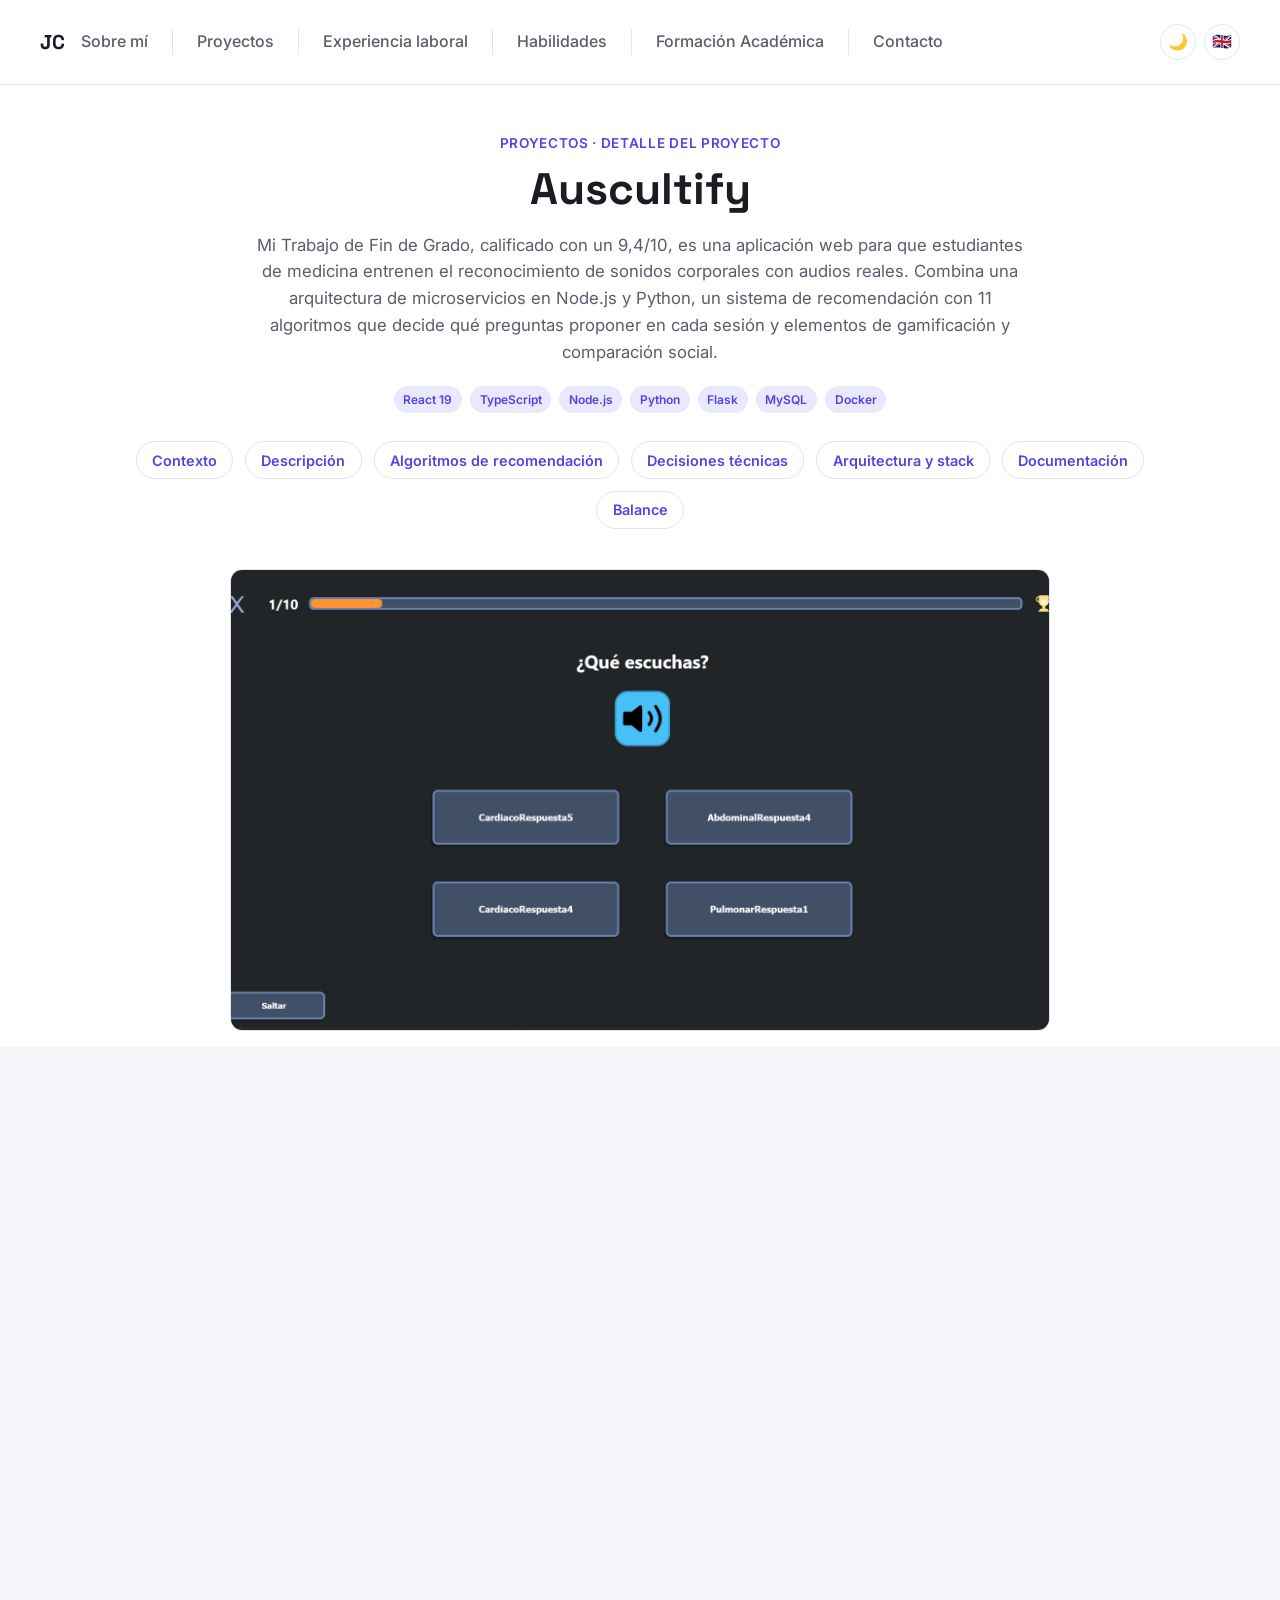
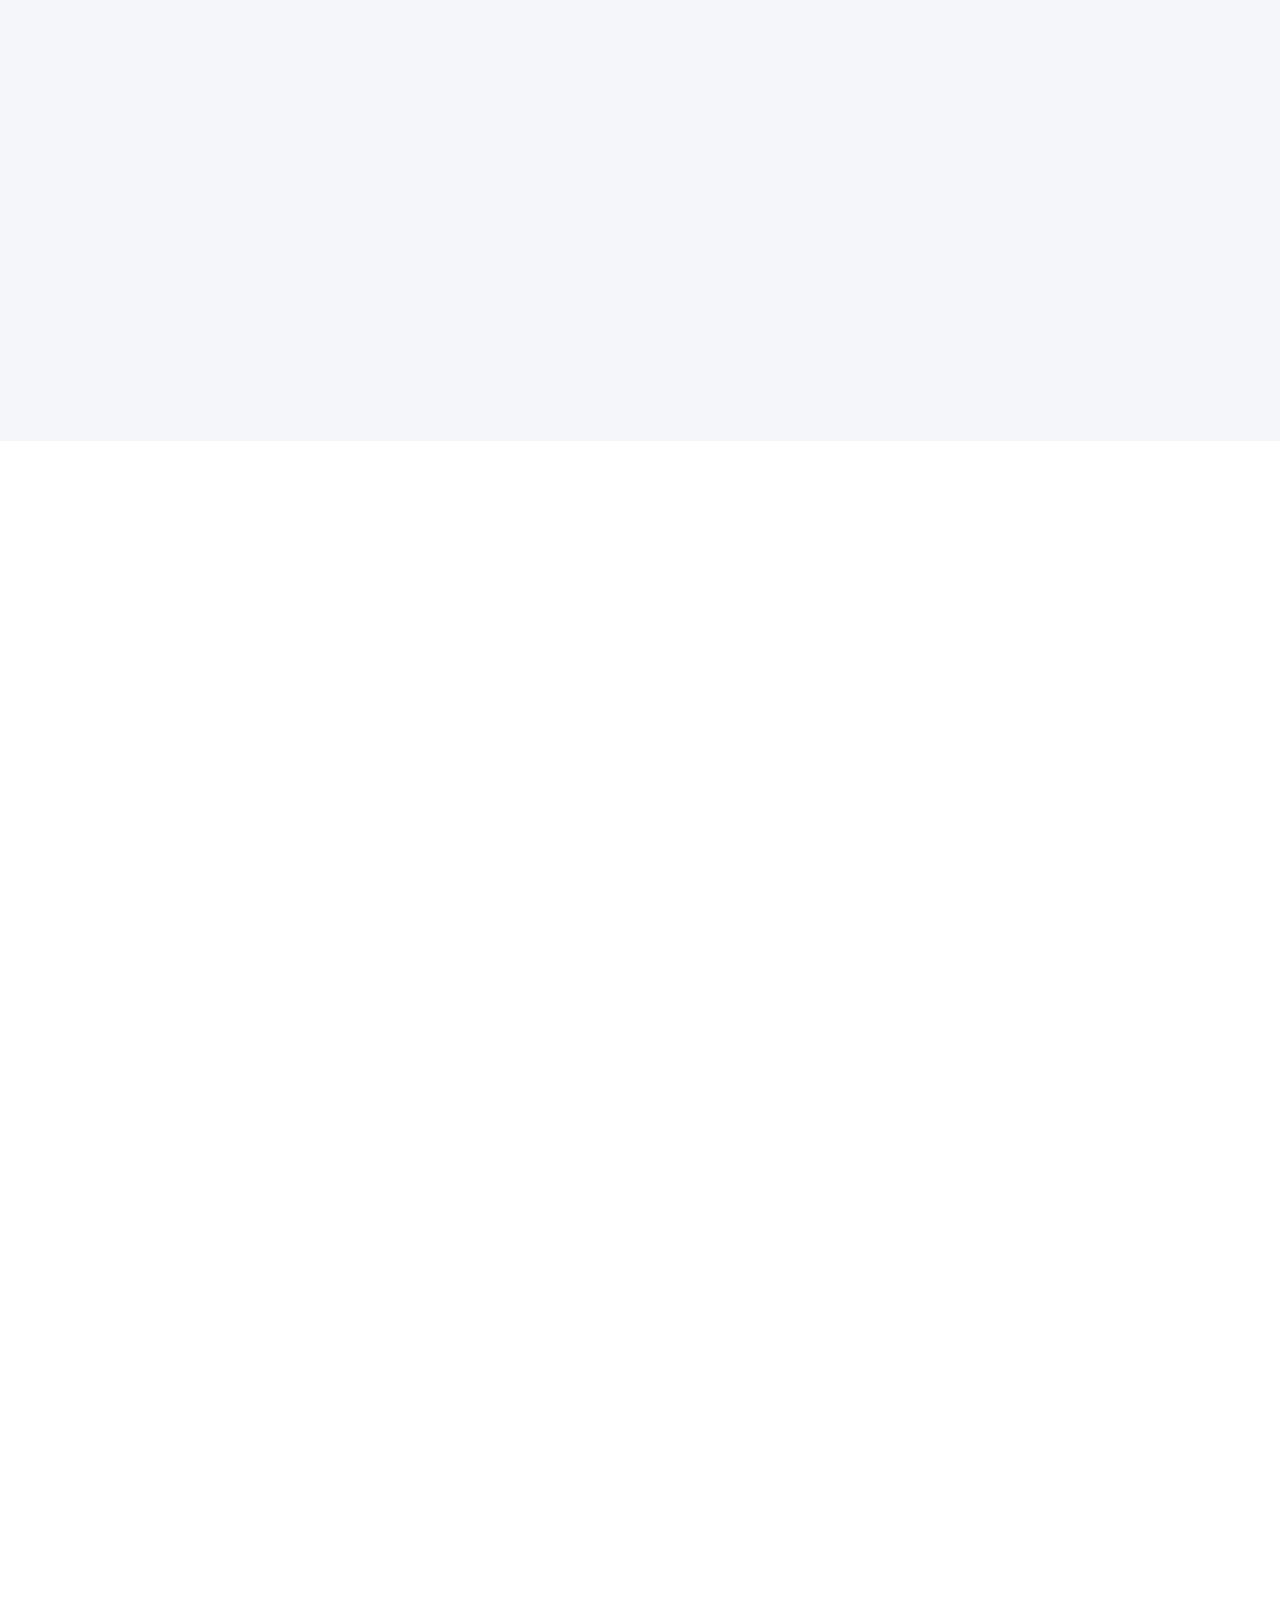
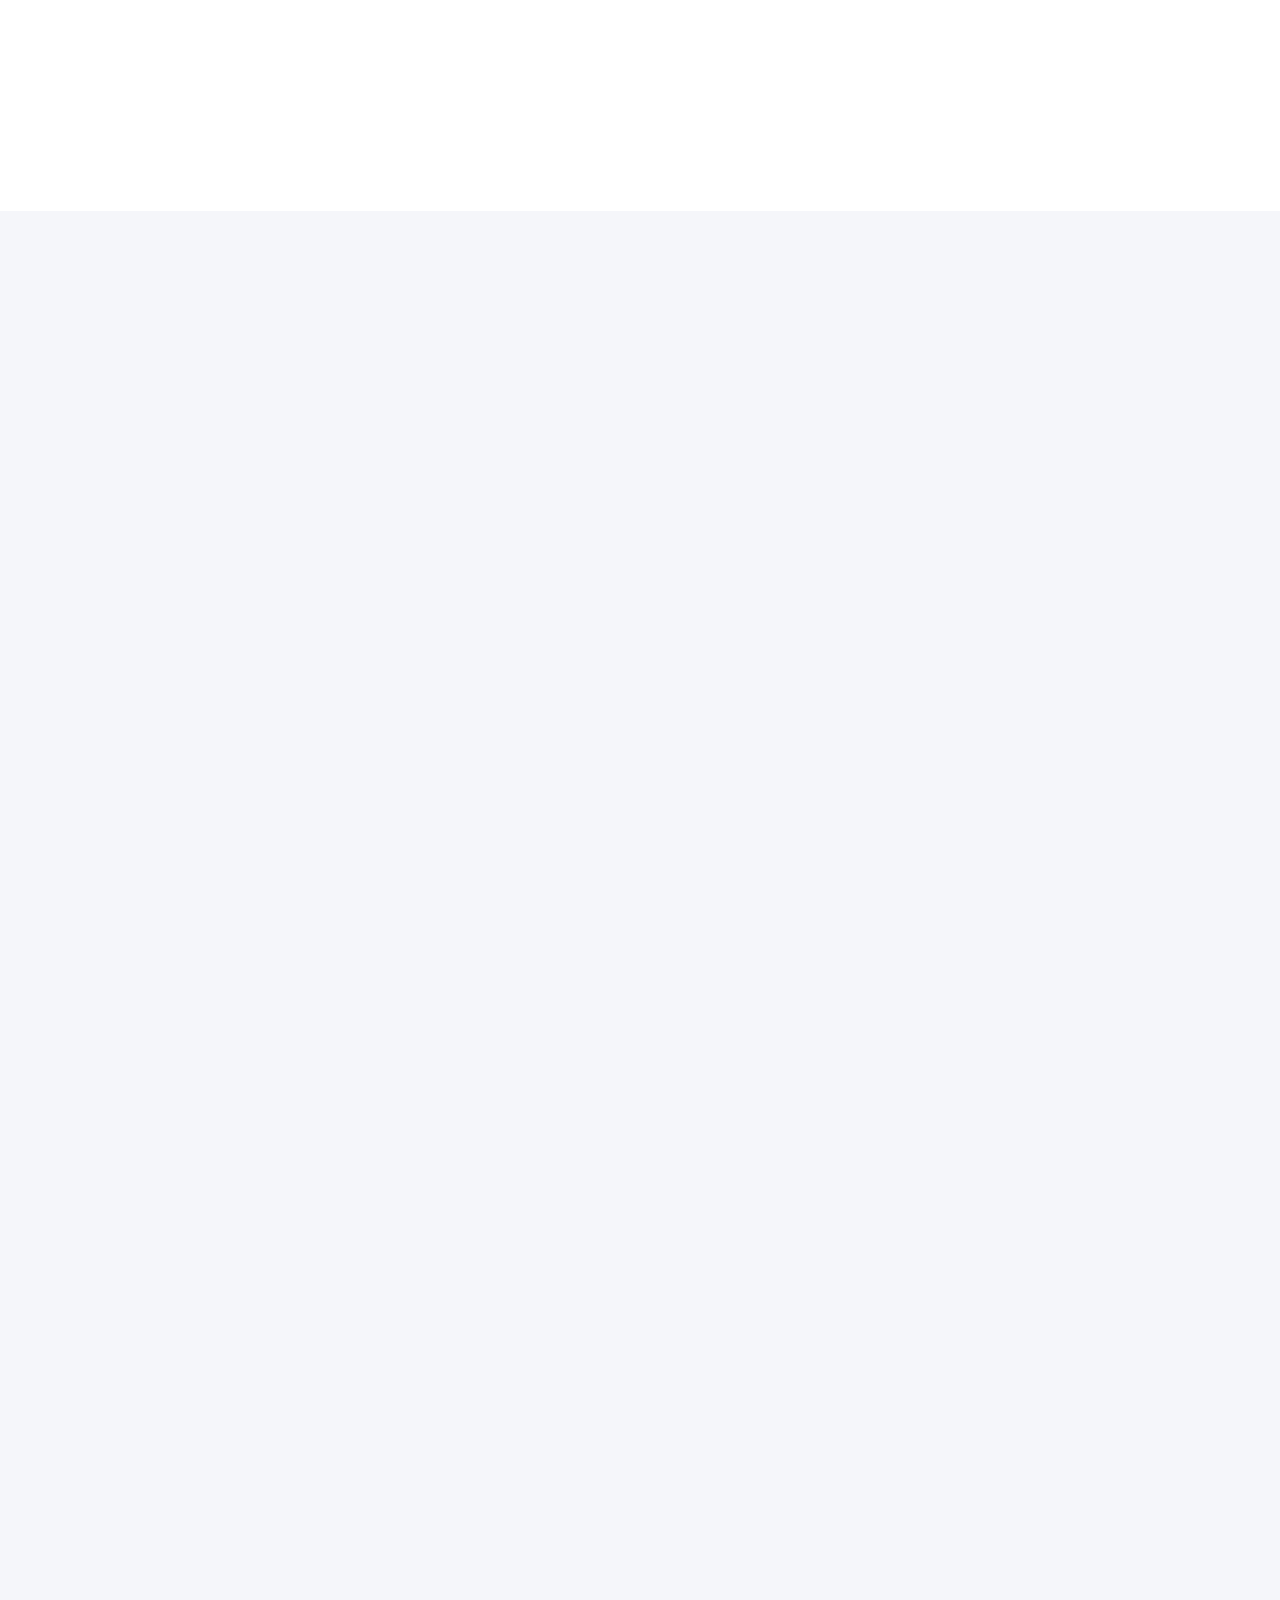
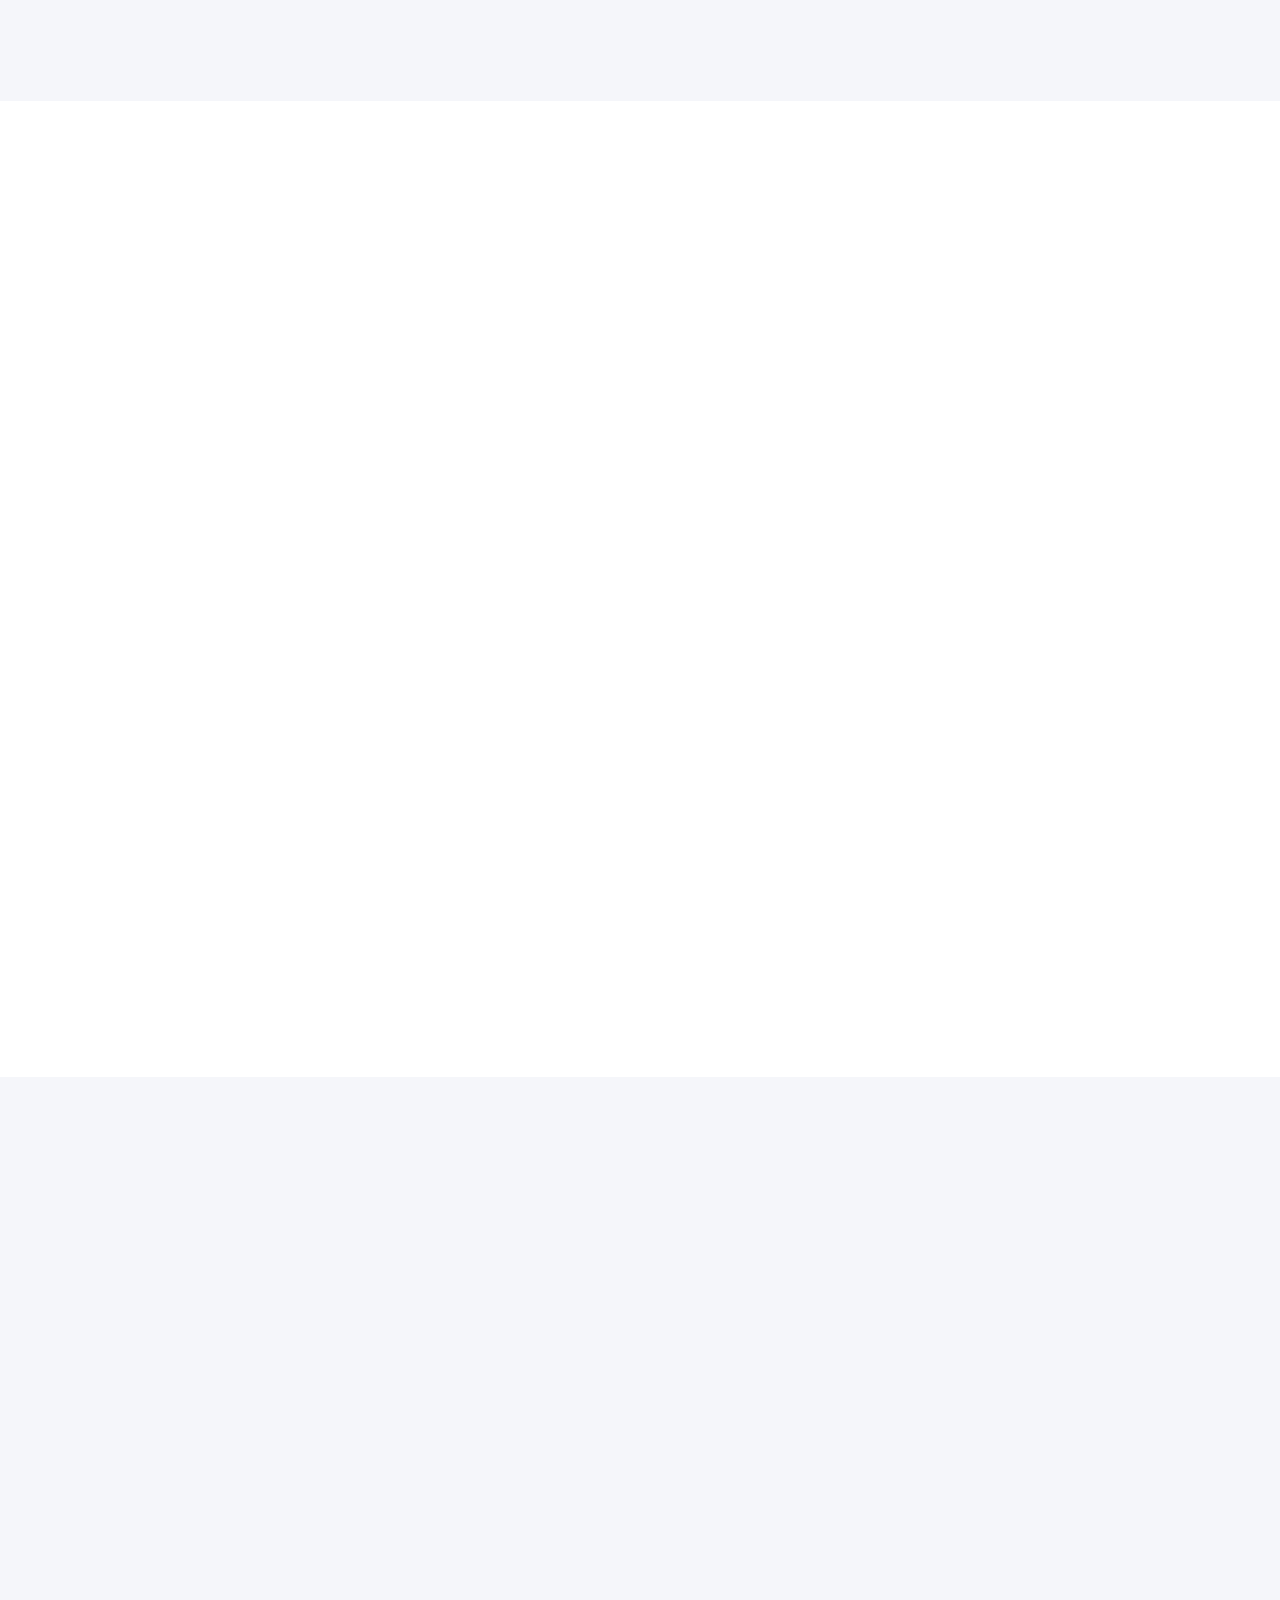
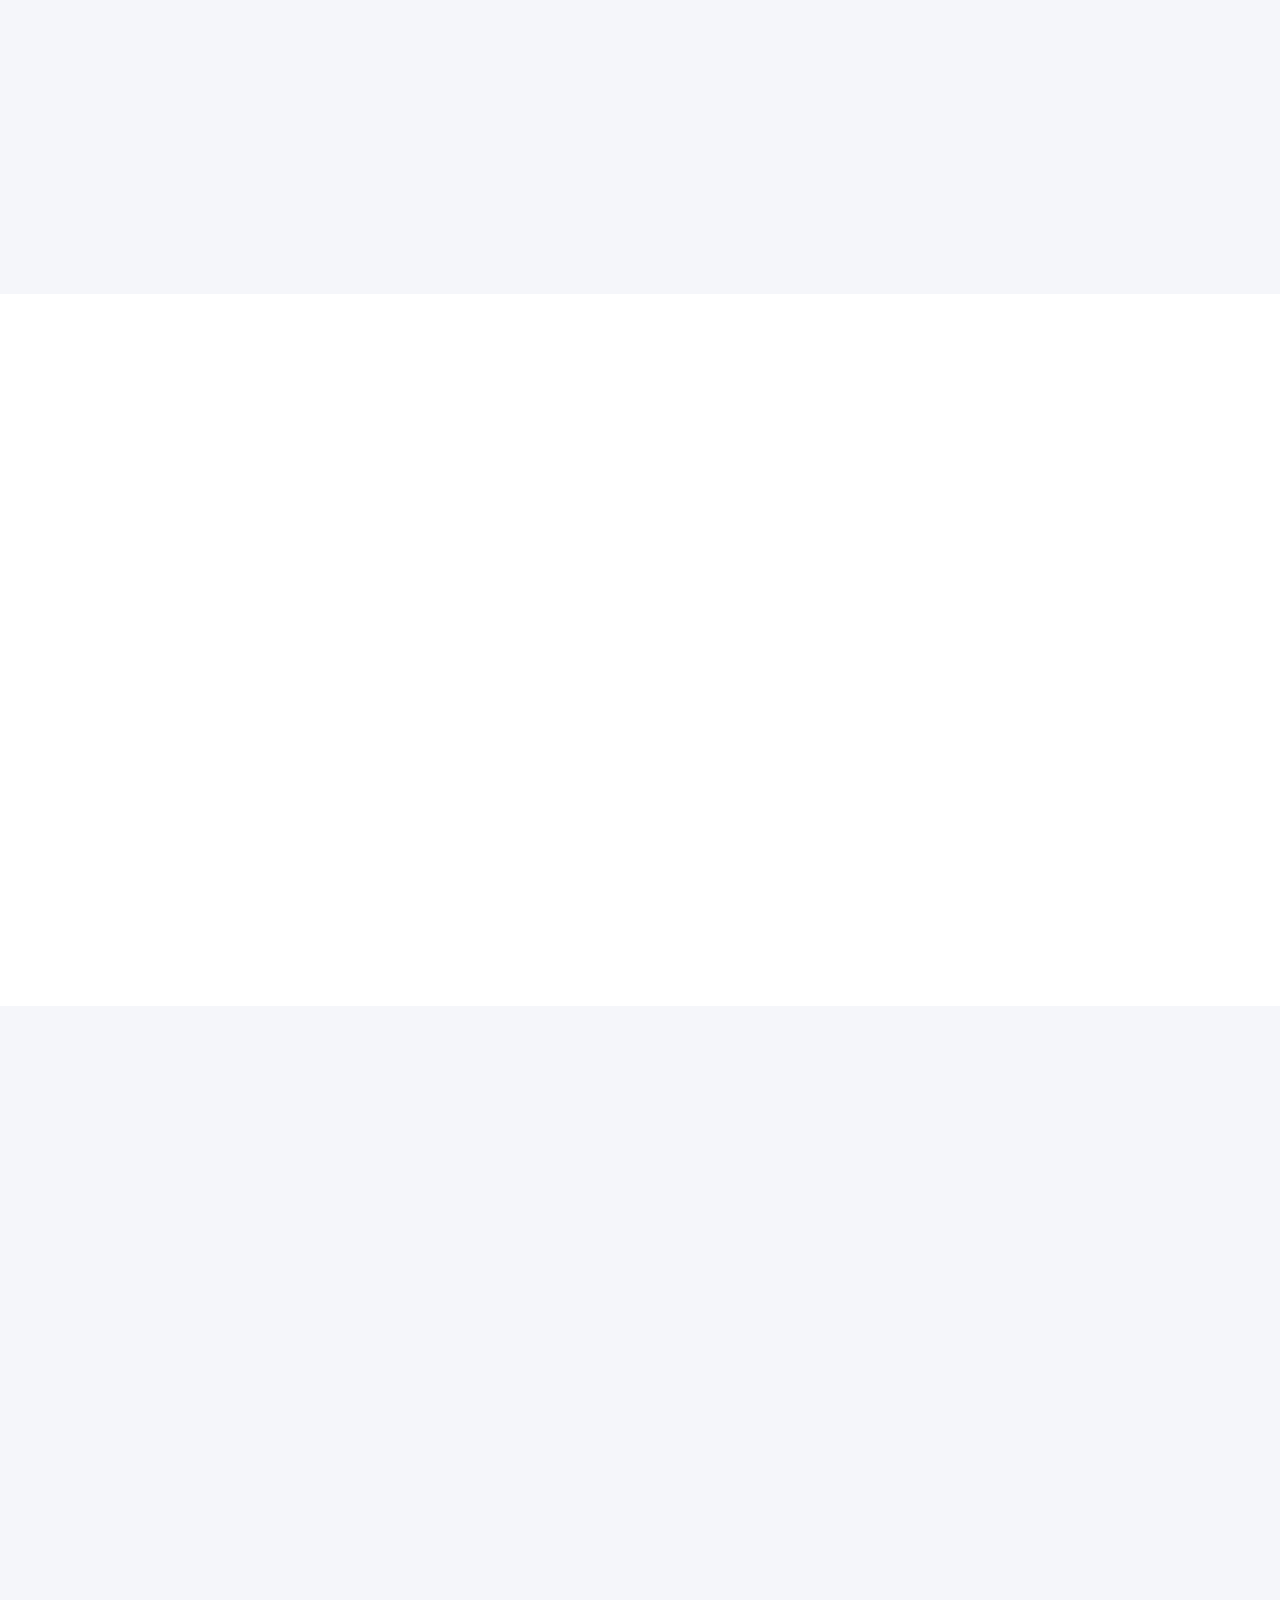
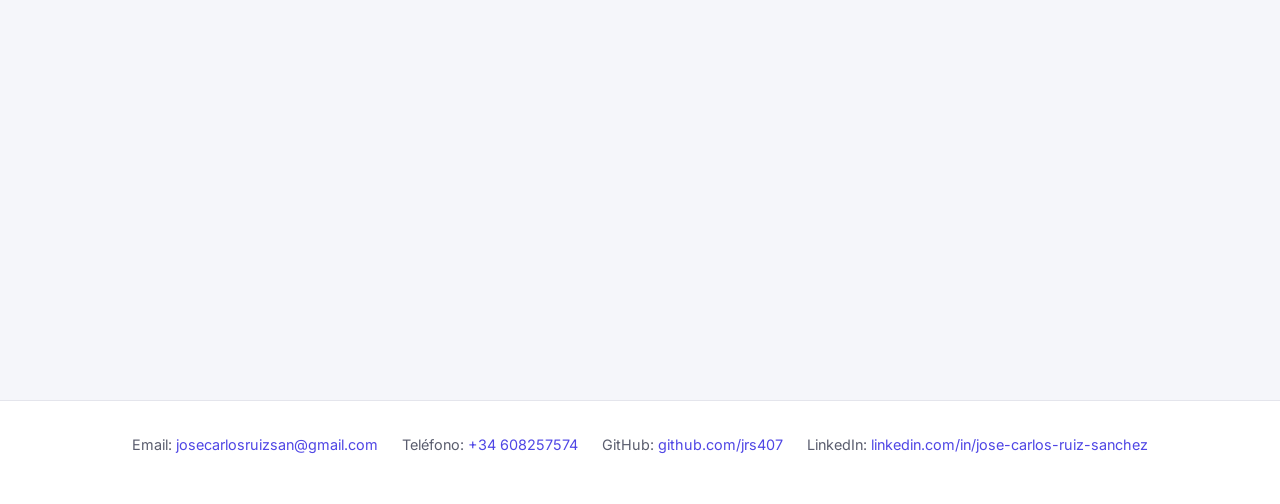
<file: auscultify.html>
<!DOCTYPE html>
<html lang="es" data-i18n-title="au.title">
<head>
  <meta charset="UTF-8" />
  <meta name="viewport" content="width=device-width, initial-scale=1.0" />
  <title>Auscultify · José Carlos Ruiz Sánchez</title>
  <meta name="description" content="Detalle de Auscultify, Trabajo de Fin de Grado de José Carlos Ruiz Sánchez calificado con 9,4/10: aplicación web para entrenar la auscultación médica con audios reales, 9 microservicios en Node.js y Python, 11 algoritmos de recomendación con filtrado colaborativo y despliegue con Docker Compose." />
  <meta name="author" content="José Carlos Ruiz Sánchez" />
  <meta name="keywords" content="Auscultify, Trabajo de Fin de Grado, TFG, auscultación, sistemas de recomendación, filtrado colaborativo, correlación de Pearson, microservicios, React 19, TypeScript, Node.js, Express, Python, Flask, MySQL, Docker Compose, Chart.js, José Carlos Ruiz Sánchez" />
  <link rel="canonical" href="https://jrs407.github.io/web-personal/auscultify.html" />

  <meta property="og:type" content="website" />
  <meta property="og:title" content="Auscultify · José Carlos Ruiz Sánchez" />
  <meta property="og:description" content="Auscultify (TFG, 9,4/10): entrenamiento en auscultación médica con audios reales, microservicios en Node.js y Python y 11 algoritmos de recomendación." />
  <meta property="og:url" content="https://jrs407.github.io/web-personal/auscultify.html" />
  <meta property="og:image" content="https://jrs407.github.io/web-personal/assets/img/Proyecto/auscultify.png" />
  <meta property="og:locale" content="es_ES" />

  <meta name="twitter:card" content="summary_large_image" />
  <meta name="twitter:title" content="Auscultify · José Carlos Ruiz Sánchez" />
  <meta name="twitter:description" content="Auscultify (TFG, 9,4/10): entrenamiento en auscultación médica con audios reales, microservicios en Node.js y Python y 11 algoritmos de recomendación." />
  <meta name="twitter:image" content="https://jrs407.github.io/web-personal/assets/img/Proyecto/auscultify.png" />

  <link rel="icon" href="data:," />
  <link rel="preconnect" href="https://fonts.googleapis.com" />
  <link rel="preconnect" href="https://fonts.gstatic.com" crossorigin />
  <link href="https://fonts.googleapis.com/css2?family=Space+Grotesk:wght@500;700&family=Inter:wght@400;500;600&display=swap" rel="stylesheet" />
  <link rel="stylesheet" href="assets/css/style.css" />
  <link rel="stylesheet" href="assets/css/experiencia.css" />
</head>
<body>
  <a class="skip-link" href="#main" data-i18n="skip">Saltar al contenido</a>

  <header class="site-header">
    <nav class="nav container">
      <a href="index.html" class="logo">JC</a>

      <ul class="nav-links" id="navLinks">
        <li><a href="index.html" data-i18n="nav.about">Sobre mí</a></li>
        <li><a href="proyectos.html" data-i18n="nav.projects">Proyectos</a></li>
        <li><a href="experiencia.html" data-i18n="nav.experience">Experiencia laboral</a></li>
        <li><a href="habilidades.html" data-i18n="nav.skills">Habilidades</a></li>
        <li><a href="formacion.html" data-i18n="nav.education">Formación Académica</a></li>
        <li><a href="contacto.html" data-i18n="nav.contact">Contacto</a></li>
      </ul>

      <div class="nav-actions">
        <button class="theme-toggle" id="themeToggle" data-i18n-label="themeToggle" aria-label="Cambiar tema">🌙</button>
        <button class="language-toggle" id="languageToggle" aria-label="Cambiar idioma">🇬🇧</button>
      </div>

      <button class="nav-toggle" id="navToggle" data-i18n-label="navToggle" aria-label="Abrir menú" aria-expanded="false">
        <span></span><span></span><span></span>
      </button>
    </nav>
  </header>

  <main id="main">
    <section class="exp-hero">
      <div class="container">
        <p class="exp-eyebrow" data-i18n="au.eyebrow">Proyectos · Detalle del proyecto</p>
        <h1 data-i18n="au.h1">Auscultify</h1>
        <p class="exp-lead" data-i18n="au.lead">
          Mi Trabajo de Fin de Grado, calificado con un 9,4/10, es una
          aplicación web para que estudiantes de medicina entrenen el
          reconocimiento de sonidos corporales con audios reales. Combina una
          arquitectura de microservicios en Node.js y Python, un sistema de
          recomendación con 11 algoritmos que decide qué preguntas proponer en
          cada sesión y elementos de gamificación y comparación social.
        </p>
        <ul class="exp-tags exp-hero-tags">
          <li>React 19</li>
          <li>TypeScript</li>
          <li>Node.js</li>
          <li>Python</li>
          <li>Flask</li>
          <li>MySQL</li>
          <li>Docker</li>
        </ul>
        <ul class="exp-detail-toc">
          <li><a href="#contexto" data-i18n="au.toc.context">Contexto</a></li>
          <li><a href="#descripcion" data-i18n="au.toc.description">Descripción</a></li>
          <li><a href="#algoritmos" data-i18n="au.toc.algorithms">Algoritmos de recomendación</a></li>
          <li><a href="#decisiones" data-i18n="au.toc.decisions">Decisiones técnicas</a></li>
          <li><a href="#arquitectura" data-i18n="au.toc.architecture">Arquitectura y stack</a></li>
          <li><a href="#documentacion" data-i18n="au.toc.docs">Documentación</a></li>
          <li><a href="#balance" data-i18n="au.toc.balance">Balance</a></li>
        </ul>

        <figure class="exp-hero-media">
          <button type="button" class="exp-hero-zoom" data-i18n-label="zoom.open" aria-label="Ampliar imagen">
            <img src="assets/img/Proyecto/auscultify.png" data-i18n-alt="au.hero.imgAlt" alt="Pantalla de una pregunta de Auscultify, con un botón para reproducir el audio y cuatro opciones de respuesta" draggable="false" />
          </button>
        </figure>
      </div>
    </section>

    <section class="section section-alt" id="contexto">
      <div class="container">
        <h2 class="section-title reveal-left" data-i18n="au.context.title">Contexto del proyecto</h2>

        <dl class="exp-detail-meta reveal-left">
          <dt data-i18n="au.context.type.dt">Tipo</dt>
          <dd data-i18n="au.context.type.dd">Trabajo de Fin de Grado (proyecto individual) · Grado en Ingeniería Informática, Universidad de Almería</dd>

          <dt data-i18n="au.context.period.dt">Periodo</dt>
          <dd data-i18n="au.context.period.dd">Diciembre 2024 – Enero 2026 · Defendido en febrero de 2026</dd>

          <dt data-i18n="au.context.grade.dt">Calificación</dt>
          <dd data-i18n="au.context.grade.dd">9,4 / 10</dd>

          <dt data-i18n="au.context.director.dt">Director</dt>
          <dd>Antonio Jesús Fernández García</dd>

          <dt data-i18n="au.context.status.dt">Estado</dt>
          <dd data-i18n="au.context.status.dd">Finalizado</dd>

          <dt data-i18n="au.context.stack.dt">Stack principal</dt>
          <dd data-i18n="au.context.stack.dd">React 19 + 8 microservicios en Node.js/Express + 1 microservicio en Python/Flask, MySQL y Docker Compose</dd>

          <dt data-i18n="au.context.code.dt">Código</dt>
          <dd><a href="https://github.com/jrs407/Auscultify" target="_blank" rel="noopener" data-i18n="au.context.code.dd">github.com/jrs407/Auscultify</a></dd>

          <dt data-i18n="au.context.docs.dt">Memorias</dt>
          <dd><a href="#documentacion" data-i18n="au.context.docs.dd">Descargar TFG y Complemento (PDF)</a></dd>
        </dl>

        <div class="exp-detail-card reveal-left reveal-2">
          <h3 data-i18n="au.context.origin.h3">Cómo surgió</h3>
          <p data-i18n="au.context.origin.p">
            La auscultación es una de las habilidades básicas de un médico, pero
            se suele entrenar en prácticas clínicas, con pacientes reales, así
            que un estudiante no tiene una forma cómoda de practicarla por su
            cuenta. Lo contrasté con profesionales sanitarios y con estudiantes
            de medicina, y de ahí salió la idea de practicar con audios reales
            ya grabados, en sesiones cortas, con un sistema que decide qué
            preguntas proponer según cómo avanza cada estudiante.
          </p>
        </div>

        <div class="exp-detail-card reveal-left reveal-3">
          <h3 data-i18n="au.context.parts.h3">TFG y Complemento</h3>
          <p data-i18n="au.context.parts.p">
            En la Universidad de Almería el Trabajo de Fin de Grado se entrega
            en dos documentos. La memoria del TFG cubre la aplicación, con el
            análisis, los requisitos, el diseño, la arquitectura de
            microservicios, el frontend y el backend. El Complemento del TFG se
            centra en el sistema de recomendación, con el fundamento teórico, la
            definición de los 11 algoritmos y su formalización matemática.
            Defendí ambos ante tribunal en la convocatoria de febrero de 2026.
          </p>
        </div>
      </div>
    </section>

    <section class="section" id="descripcion">
      <div class="container">
        <h2 class="section-title reveal-left" data-i18n="au.desc.title">Descripción del proyecto</h2>

        <div class="exp-detail-card reveal-left">
          <h3 data-i18n="au.desc.what.h3">Qué es</h3>
          <p data-i18n="au.desc.what.p">
            Auscultify es una aplicación web para entrenar el oído en la
            auscultación. Cada sesión tiene 10 preguntas tipo test. En cada una
            se reproduce un audio real (cardiaco, pulmonar o abdominal) y hay
            que elegir qué es entre cuatro opciones. El estudiante elige con qué
            criterio se seleccionan las preguntas, sigue su progreso con
            estadísticas y gráficas, y puede seguir a otros usuarios y
            compararse con ellos. Un administrador mantiene el banco de
            preguntas subiendo audios y creando categorías desde la propia
            aplicación.
          </p>
        </div>

        <div class="exp-detail-card reveal-left reveal-2">
          <h3 data-i18n="au.desc.includes.h3">Qué incluye</h3>
          <ul>
            <li data-i18n="au.desc.includes.li1">Sesiones de 10 preguntas con cuatro opciones, que son la respuesta correcta y tres distractores tomados, siempre que se puede, de la misma categoría. Se puede volver a escuchar el audio o saltar la pregunta, y al terminar se muestra el resultado de la sesión.</li>
            <li data-i18n="au.desc.includes.li2">11 algoritmos de recomendación en Python para elegir las preguntas, desde el aleatorio simple hasta el filtrado colaborativo basado en usuarios y en preguntas. Si un algoritmo personalizado no tiene datos suficientes, la sesión arranca con el aleatorio para que nunca quede bloqueada.</li>
            <li data-i18n="au.desc.includes.li3">Estadísticas individuales con preguntas respondidas, acertadas y falladas, racha de días, promedio general, mejor y peor categoría y una gráfica de los últimos 7 días con Chart.js.</li>
            <li data-i18n="au.desc.includes.li4">Componente social con perfiles públicos o privados, buscador de usuarios públicos, opción de seguir y dejar de seguir y una comparativa de estadísticas con cada usuario seguido.</li>
            <li data-i18n="au.desc.includes.li5">Gestión del perfil, con cambio de correo y contraseña, visibilidad del perfil y eliminación de la cuenta con confirmación.</li>
            <li data-i18n="au.desc.includes.li6">Panel de administración para subir audios con su respuesta y crear o eliminar categorías y preguntas. Cada cambio se refleja a la vez en la base de datos y en la carpeta de audios del repositorio.</li>
            <li data-i18n="au.desc.includes.li7">9 microservicios, el frontend y MySQL orquestados con Docker Compose, de modo que la aplicación entera se levanta con un solo comando. Las contraseñas se guardan cifradas con bcrypt.</li>
            <li data-i18n="au.desc.includes.li8">Análisis y diseño previos, con 27 requisitos funcionales y 3 no funcionales, diagrama de casos de uso, modelo de base de datos y prototipos de todas las pantallas en Figma. La planificación se hizo con diagramas de Gantt en Microsoft Project y las memorias se escribieron en LaTeX.</li>
          </ul>
        </div>

        <div class="exp-detail-card reveal-left reveal-3">
          <h3 data-i18n="au.desc.beyond.h3">Más allá de la medicina</h3>
          <p data-i18n="au.desc.beyond.p">
            Aunque está pensada para la auscultación, nada en el código está
            atado al dominio médico. Una pregunta es un audio con su respuesta
            correcta, agrupado en categorías que crea el administrador. La misma
            aplicación sirve para reconocer acordes o instrumentos, cantos de
            aves, pronunciaciones de un idioma o averías por el sonido de una
            máquina, y los algoritmos, las estadísticas y la parte social
            funcionan igual.
          </p>
        </div>
      </div>
    </section>

    <section class="section section-alt" id="algoritmos">
      <div class="container">
        <h2 class="section-title reveal-left" data-i18n="au.algo.title">Algoritmos de recomendación</h2>

        <div class="exp-detail-card reveal-left">
          <p data-i18n="au.algo.p">
            El sistema de recomendación es el núcleo del Complemento del TFG. En
            vez de un único algoritmo implementé 11, por dos motivos. Los
            métodos sencillos funcionan con usuarios nuevos sin historial
            (arranque en frío), y tener varios criterios permite elegir entre
            reforzar errores, consolidar aciertos o aprovechar lo que hacen
            otros estudiantes. Todos devuelven la sesión con el mismo formato,
            así que el frontend no depende del algoritmo elegido.
          </p>
        </div>

        <div class="exp-detail-card reveal-left reveal-2">
          <h3 data-i18n="au.algo.base.h3">Métodos base</h3>
          <ul>
            <li data-i18n="au.algo.base.li1">Aleatorio simple: preguntas al azar, sin usar ningún historial. Sirve de referencia y para usuarios nuevos.</li>
            <li data-i18n="au.algo.base.li2">Preguntas que no has hecho: prioriza las que el usuario nunca ha respondido y, cuando no quedan, las que llevan más tiempo sin hacerse. Al proponerlas actualiza su fecha, para que el repaso vaya rotando y no salgan siempre las mismas.</li>
            <li data-i18n="au.algo.base.li3">Categoría concreta: preguntas al azar dentro de la categoría que elige el usuario.</li>
          </ul>
        </div>

        <div class="exp-detail-card reveal-left reveal-2">
          <h3 data-i18n="au.algo.perf.h3">Según el rendimiento del usuario</h3>
          <ul>
            <li data-i18n="au.algo.perf.li1">Categoría que peor se te da y categoría que mejor se te da: calculan el porcentaje de acierto del usuario en cada categoría, descartan las que tienen pocos intentos para no decidir con muestras pequeñas y construyen la sesión dentro de la peor o la mejor.</li>
            <li data-i18n="au.algo.perf.li2">Preguntas que tiendes a fallar y preguntas que tiendes a acertar: ordenan el historial pregunta a pregunta por proporción de fallos (o de aciertos), después por número total y por antigüedad, y eligen con una selección ponderada. Las preguntas con más peso tienen más probabilidad de salir, pero dos sesiones seguidas no son idénticas.</li>
          </ul>
        </div>

        <div class="exp-detail-card reveal-left reveal-3">
          <h3 data-i18n="au.algo.user.h3">Filtrado colaborativo basado en usuarios</h3>
          <p data-i18n="au.algo.user.p">
            Preguntas que otros usuarios similares fallan y que aciertan. Cada
            usuario se representa como un vector de aciertos y fallos (1 y 0)
            sobre las preguntas que ha respondido, y la similitud entre dos
            usuarios se calcula con la correlación de Pearson sobre las
            preguntas que tienen en común. Solo cuentan los usuarios con
            similitud positiva y un mínimo de preguntas compartidas. Con los
            más parecidos se forma un vecindario y se recomiendan preguntas que
            el usuario aún no ha hecho y que en ese vecindario tienen una tasa
            alta de fallo (o de acierto).
          </p>
        </div>

        <div class="exp-detail-card reveal-left reveal-3">
          <h3 data-i18n="au.algo.item.h3">Filtrado colaborativo basado en ítems</h3>
          <p data-i18n="au.algo.item.p">
            Preguntas similares que se fallan y que se aciertan. Aquí se
            comparan preguntas en lugar de personas. Dos preguntas se parecen si
            los mismos usuarios tienden a fallarlas (o acertarlas) juntas,
            medido otra vez con Pearson sobre los usuarios que han respondido
            ambas, con un mínimo de tres. Partiendo de las preguntas que el
            usuario ha fallado (o acertado), cada pregunta nueva recibe como
            puntuación su máxima similitud con alguna de ellas. Después se
            descartan las que no superan un umbral de 0,1 y se proponen las de
            mayor puntuación.
          </p>
        </div>
      </div>
    </section>

    <section class="section" id="decisiones">
      <div class="container">
        <h2 class="section-title reveal-left" data-i18n="au.decisions.title">Decisiones técnicas</h2>

        <div class="exp-detail-card reveal-left">
          <p data-i18n="au.decisions.p">
            Estas son las decisiones técnicas más relevantes del proyecto y el
            razonamiento detrás de cada una.
          </p>
          <ul>
            <li data-i18n="au.decisions.li1">Microservicios con el lenguaje adecuado para cada parte. Los servicios de negocio están en Node.js + Express + TypeScript y los algoritmos en Python + Flask, más cómodo para lógica algorítmica. Cada servicio tiene una única responsabilidad y su propio Dockerfile, así que se puede modificar o añadir uno sin tocar el resto.</li>
            <li data-i18n="au.decisions.li2">Docker Compose en lugar de Kubernetes. Para el alcance del proyecto prioricé la sencillez operativa y la rapidez de despliegue frente a la orquestación de un clúster.</li>
            <li data-i18n="au.decisions.li3">Algoritmos clásicos en lugar de un agente de IA. El primer prototipo tenía un cuadro de texto donde un agente de IA elegiría las preguntas. Lo sustituí por algoritmos de recomendación clásicos porque dan un criterio objetivo, explicable y evaluable, y pueden funcionar sin depender de un servicio externo.</li>
            <li data-i18n="au.decisions.li4">Historial completo de respuestas. Cada respuesta se guarda como una fila propia con su fecha y su resultado, en lugar de un contador por pregunta, para no perder información cuando se repite una pregunta. Ese historial es la base de todos los algoritmos personalizados y de las estadísticas.</li>
            <li data-i18n="au.decisions.li5">Los criterios de recomendación viven en la base de datos. La lista de algoritmos y su descripción, que la pantalla de inicio muestra al pasar el cursor, se lee de una tabla, no está escrita en el frontend.</li>
            <li data-i18n="au.decisions.li6">El banco de preguntas viaja con el repositorio. Las categorías y los audios se describen en dos ficheros de texto junto a los audios. Al arrancar, un microservicio crea el administrador y vuelca en la base de datos lo que falte, de modo que quien clone el repositorio tiene el mismo banco de preguntas.</li>
            <li data-i18n="au.decisions.li7">Gamificación y comparación social como decisión de producto. Sesiones cortas de 10 preguntas para repasar en un rato libre, racha de días y comparativa con amigos, apoyadas en estudios sobre motivación que cito en la memoria.</li>
          </ul>
        </div>
      </div>
    </section>

    <section class="section section-alt" id="arquitectura">
      <div class="container">
        <h2 class="section-title reveal-left" data-i18n="au.arch.title">Arquitectura y stack</h2>

        <div class="exp-detail-tech reveal-left">
          <div>
            <h3 data-i18n="au.arch.frontend.h3">Frontend</h3>
            <ul class="exp-tags">
              <li>React 19</li>
              <li>TypeScript</li>
              <li>Vite</li>
              <li>React Router</li>
              <li>Chart.js</li>
            </ul>
          </div>
          <div>
            <h3 data-i18n="au.arch.backend.h3">Backend</h3>
            <ul class="exp-tags">
              <li>Node.js</li>
              <li>Express</li>
              <li>TypeScript</li>
              <li>Python</li>
              <li>Flask</li>
            </ul>
          </div>
          <div>
            <h3 data-i18n="au.arch.infra.h3">Datos e infraestructura</h3>
            <ul class="exp-tags">
              <li>MySQL</li>
              <li>Docker</li>
              <li>Docker Compose</li>
              <li>bcrypt</li>
            </ul>
          </div>
        </div>

        <div class="exp-detail-card reveal-left">
          <p data-i18n="au.arch.detail.p">
            La aplicación se levanta con un único docker compose up, que arranca
            once contenedores. Son el frontend, la base de datos y nueve
            microservicios, cada uno con su API REST y su puerto.
          </p>
          <ul>
            <li data-i18n="au.arch.detail.li1">El frontend (puerto 5173) es una aplicación React 19 + Vite con una vista por pantalla y un menú lateral compartido, que llama directamente a cada microservicio.</li>
            <li data-i18n="au.arch.detail.li2">Ocho microservicios en Node.js + Express + TypeScript para sincronización de datos, autenticación, perfil, seguidores, categorías, preguntas (con subida de audio), listado de algoritmos y respuestas y estadísticas del usuario.</li>
            <li data-i18n="au.arch.detail.li3">Un microservicio en Python + Flask (puerto 3014) expone un endpoint por algoritmo. Cada algoritmo es una clase en su propio fichero, así que se pueden añadir o cambiar sin afectar a los demás.</li>
            <li data-i18n="au.arch.detail.li4">MySQL 8 con un script de inicialización que crea las 6 tablas (Usuarios, Categorias, Preguntas, Usuarios_has_Preguntas, Usuarios_Seguidores y CriterioAlgoritmo) y carga los criterios de los algoritmos.</li>
            <li data-i18n="au.arch.detail.li5">La carpeta de audios se monta como volumen en los servicios que la necesitan, para que los audios subidos desde el panel de administración queden guardados en el propio repositorio.</li>
          </ul>
        </div>
      </div>
    </section>

    <section class="section" id="documentacion">
      <div class="container">
        <h2 class="section-title reveal-left" data-i18n="au.docs.title">Documentación</h2>

        <div class="exp-detail-card reveal-left">
          <h3 data-i18n="au.docs.tfg.h3">Memoria del Trabajo de Fin de Grado</h3>
          <p data-i18n="au.docs.tfg.p">
            Desarrollo de una aplicación basada en microservicios para el
            entrenamiento en auscultación médica. Incluye la planificación, los
            requisitos, los diagramas de casos de uso y de base de datos, los
            prototipos en Figma y la implementación del frontend y de cada
            microservicio.
          </p>
          <div class="exp-downloads">
            <a class="btn btn-primary" href="assets/TFG%20y%20CTFG/TFG_Jose_Carlos_Ruiz_Sanchez-1.pdf" download data-i18n="au.docs.tfg.cta">Descargar TFG (PDF, 4,8 MB)</a>
          </div>
        </div>

        <div class="exp-detail-card reveal-left reveal-2">
          <h3 data-i18n="au.docs.ctfg.h3">Complemento del Trabajo de Fin de Grado</h3>
          <p data-i18n="au.docs.ctfg.p">
            Personalización de sesiones de entrenamiento en auscultación
            mediante sistemas de recomendación. Explica el fundamento de los
            sistemas de recomendación, define los 11 algoritmos y formaliza el
            cálculo de similitud entre usuarios y entre preguntas.
          </p>
          <div class="exp-downloads">
            <a class="btn btn-primary" href="assets/TFG%20y%20CTFG/CTFG_Jose_Carlos_Ruiz_Sanchez-1.pdf" download data-i18n="au.docs.ctfg.cta">Descargar Complemento (PDF, 1,7 MB)</a>
          </div>
        </div>
      </div>
    </section>

    <section class="section section-alt" id="balance">
      <div class="container">
        <h2 class="section-title reveal-left" data-i18n="au.balance.title">Balance</h2>
        <p class="reveal-left" data-i18n="au.balance.lead">
          Auscultify cierra el Grado. Es una aplicación funcional de principio a
          fin, con análisis, diseño, implementación, documentación y defensa
          ante tribunal, calificada con un 9,4. Me sirvió para afianzar el
          desarrollo con microservicios y para entender en la práctica cómo
          influyen los datos de uso en la calidad de una recomendación.
        </p>

        <div class="exp-detail-card reveal-left">
          <h3 data-i18n="au.balance.review.h3">Revisión posterior</h3>
          <p data-i18n="au.balance.review.p">
            Al preparar el proyecto para este portfolio lo revisé y corregí
            varios fallos de la versión entregada. La sincronización inicial
            solo cargaba el administrador y las categorías, así que al clonar el
            repositorio el banco de preguntas aparecía vacío. Ahora cada audio
            se registra con su respuesta y la sincronización vuelca también las
            preguntas, sin duplicar nada al reiniciar. Además, los servicios
            esperan a que MySQL esté listo antes de arrancar, eliminar una
            categoría limpia también las rutas de sus audios, quité del
            repositorio las categorías de prueba y añadí un README en español e
            inglés con las instrucciones para montarlo.
          </p>
        </div>

        <div class="exp-detail-card reveal-left reveal-2">
          <h3 data-i18n="au.balance.different.h3">Qué haría distinto</h3>
          <ul>
            <li data-i18n="au.balance.different.li1">Pondría un API Gateway como único punto de entrada y aplicaría autenticación con JWT en todos los microservicios, en lugar de que el frontend llame a cada servicio por su puerto.</li>
            <li data-i18n="au.balance.different.li2">Mediría qué algoritmo funciona mejor, viendo si el estudiante mejora con el tiempo en cada categoría y si retiene lo aprendido tras días sin practicar, para justificar con datos qué estrategia usar en cada caso.</li>
            <li data-i18n="au.balance.different.li3">Combinaría criterios dentro de una misma sesión, por ejemplo preguntas nuevas con preguntas de refuerzo, para equilibrar exploración, consolidación y corrección de errores.</li>
            <li data-i18n="au.balance.different.li4">La desplegaría en la nube, la haría responsive para usarla desde el móvil y ampliaría el modelo de preguntas para admitir imágenes, como radiografías o electrocardiogramas.</li>
          </ul>
        </div>

        <a class="exp-back-link reveal-left" href="proyectos.html" data-i18n="au.balance.back">&#8249; Volver a Proyectos</a>
      </div>
    </section>
  </main>

  <footer class="site-footer">
    <div class="container">
      <ul class="footer-contact">
        <li data-i18n-html="footer.email">Email: <a href="mailto:josecarlosruizsan@gmail.com">josecarlosruizsan@gmail.com</a></li>
        <li data-i18n-html="footer.phone">Teléfono: <a href="tel:+34608257574">+34 608257574</a></li>
        <li>GitHub: <a href="https://github.com/jrs407">github.com/jrs407</a></li>
        <li>LinkedIn: <a href="https://www.linkedin.com/in/jose-carlos-ruiz-sanchez/">linkedin.com/in/jose-carlos-ruiz-sanchez</a></li>
      </ul>
    </div>
  </footer>

  <script src="assets/js/script.js"></script>
  <script src="assets/js/experiencia.js"></script>
</body>
</html>
</file>
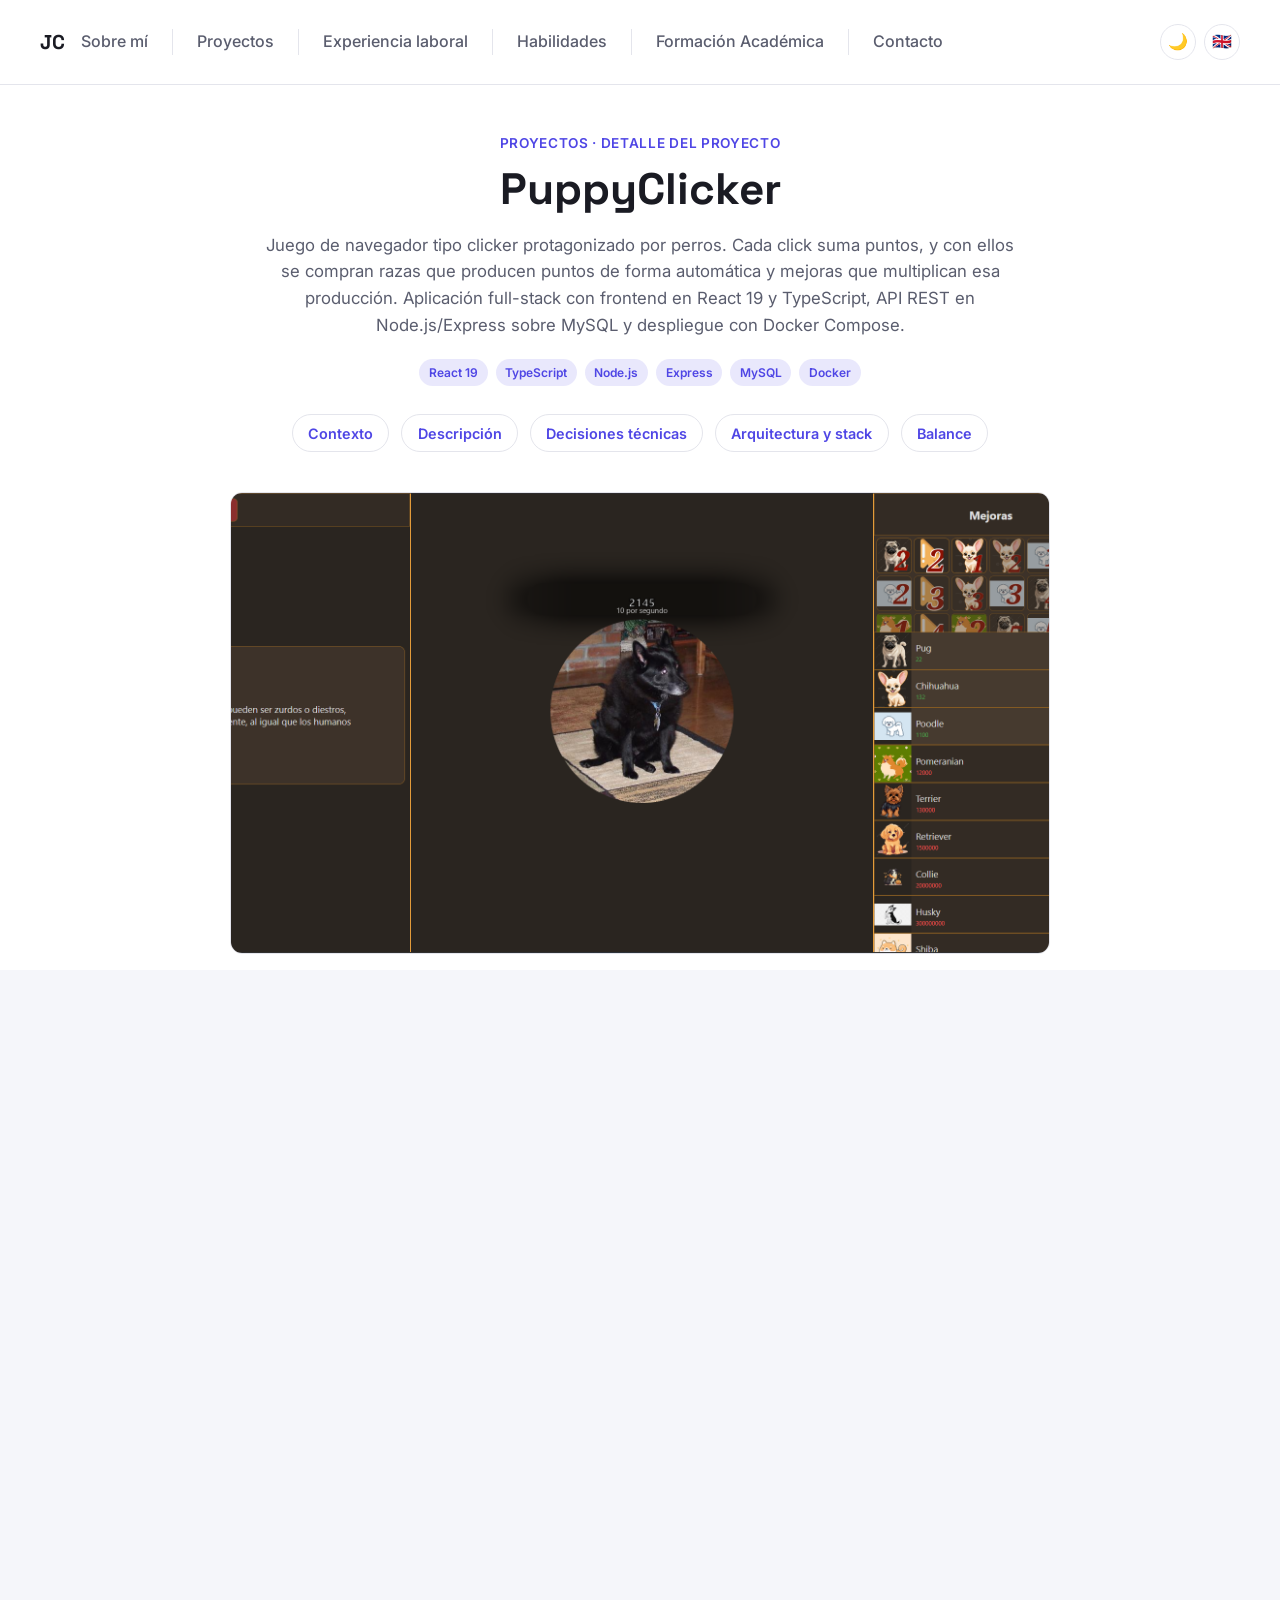
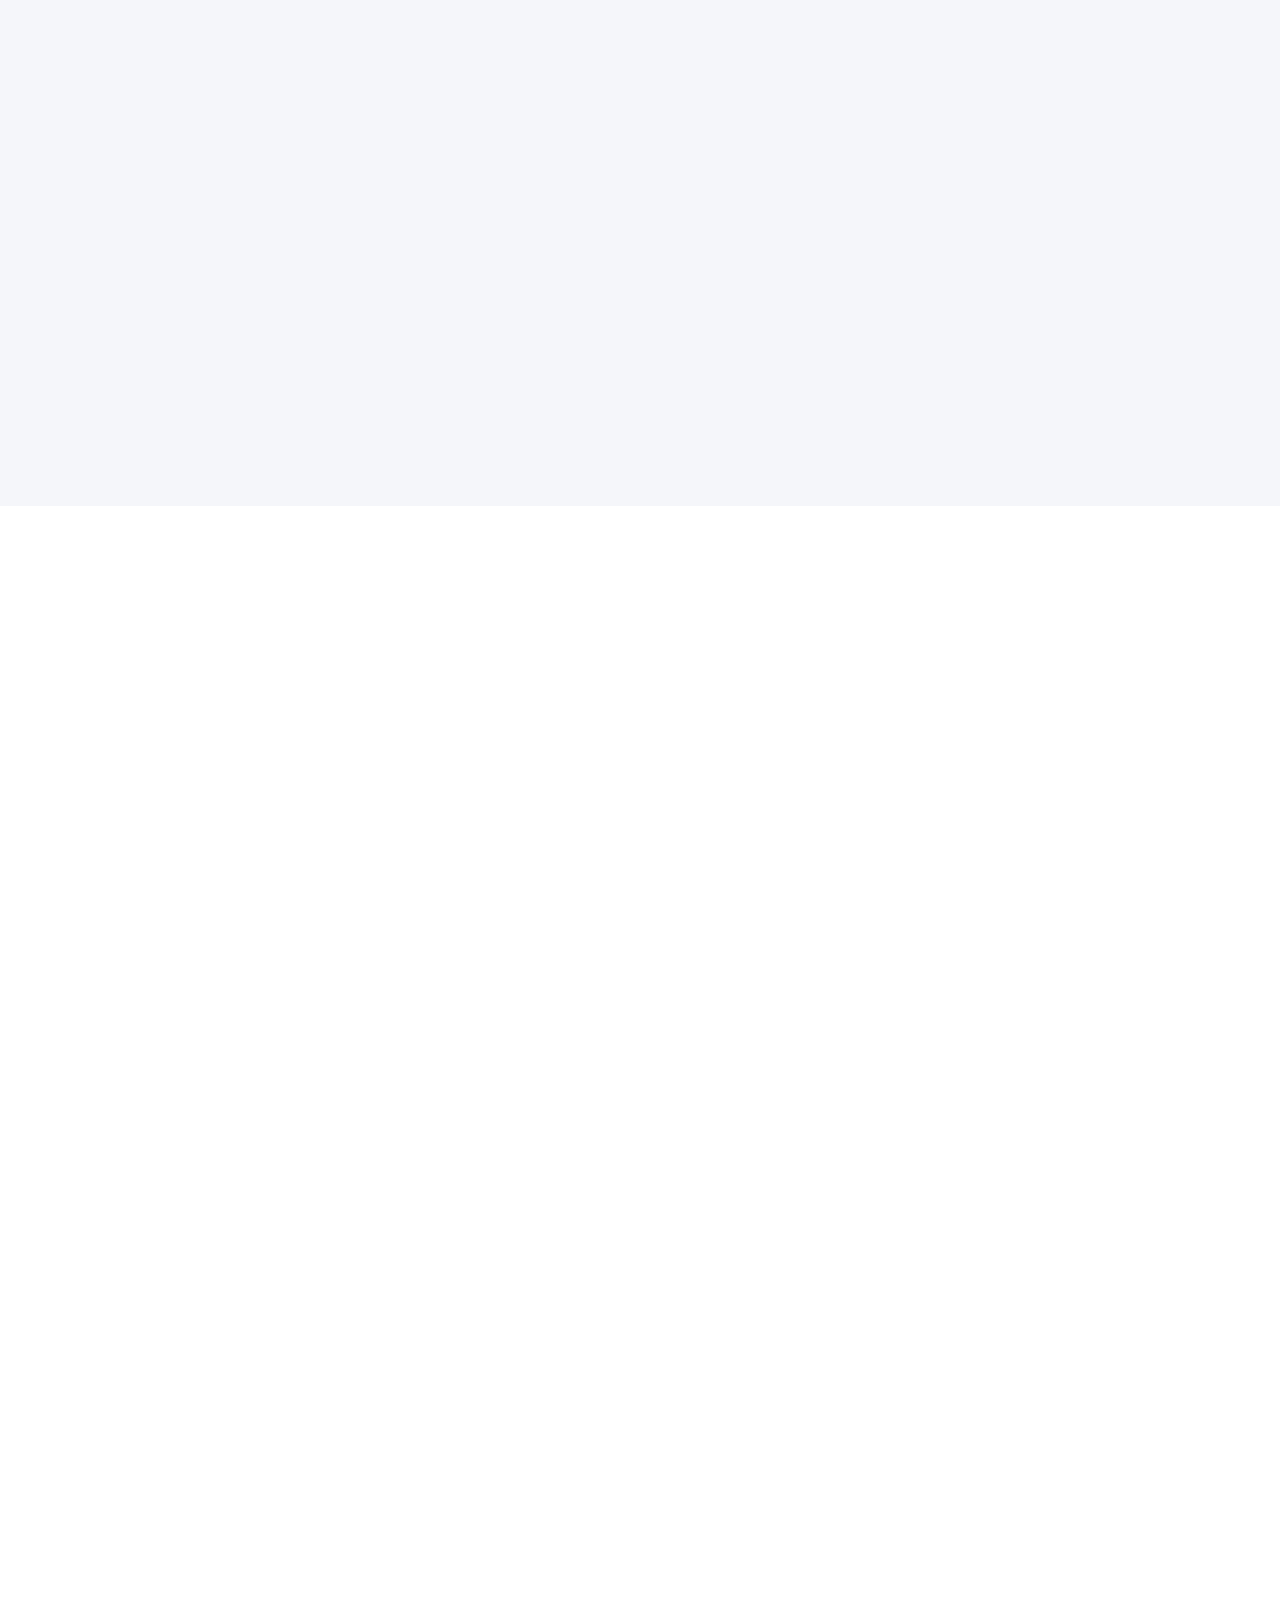
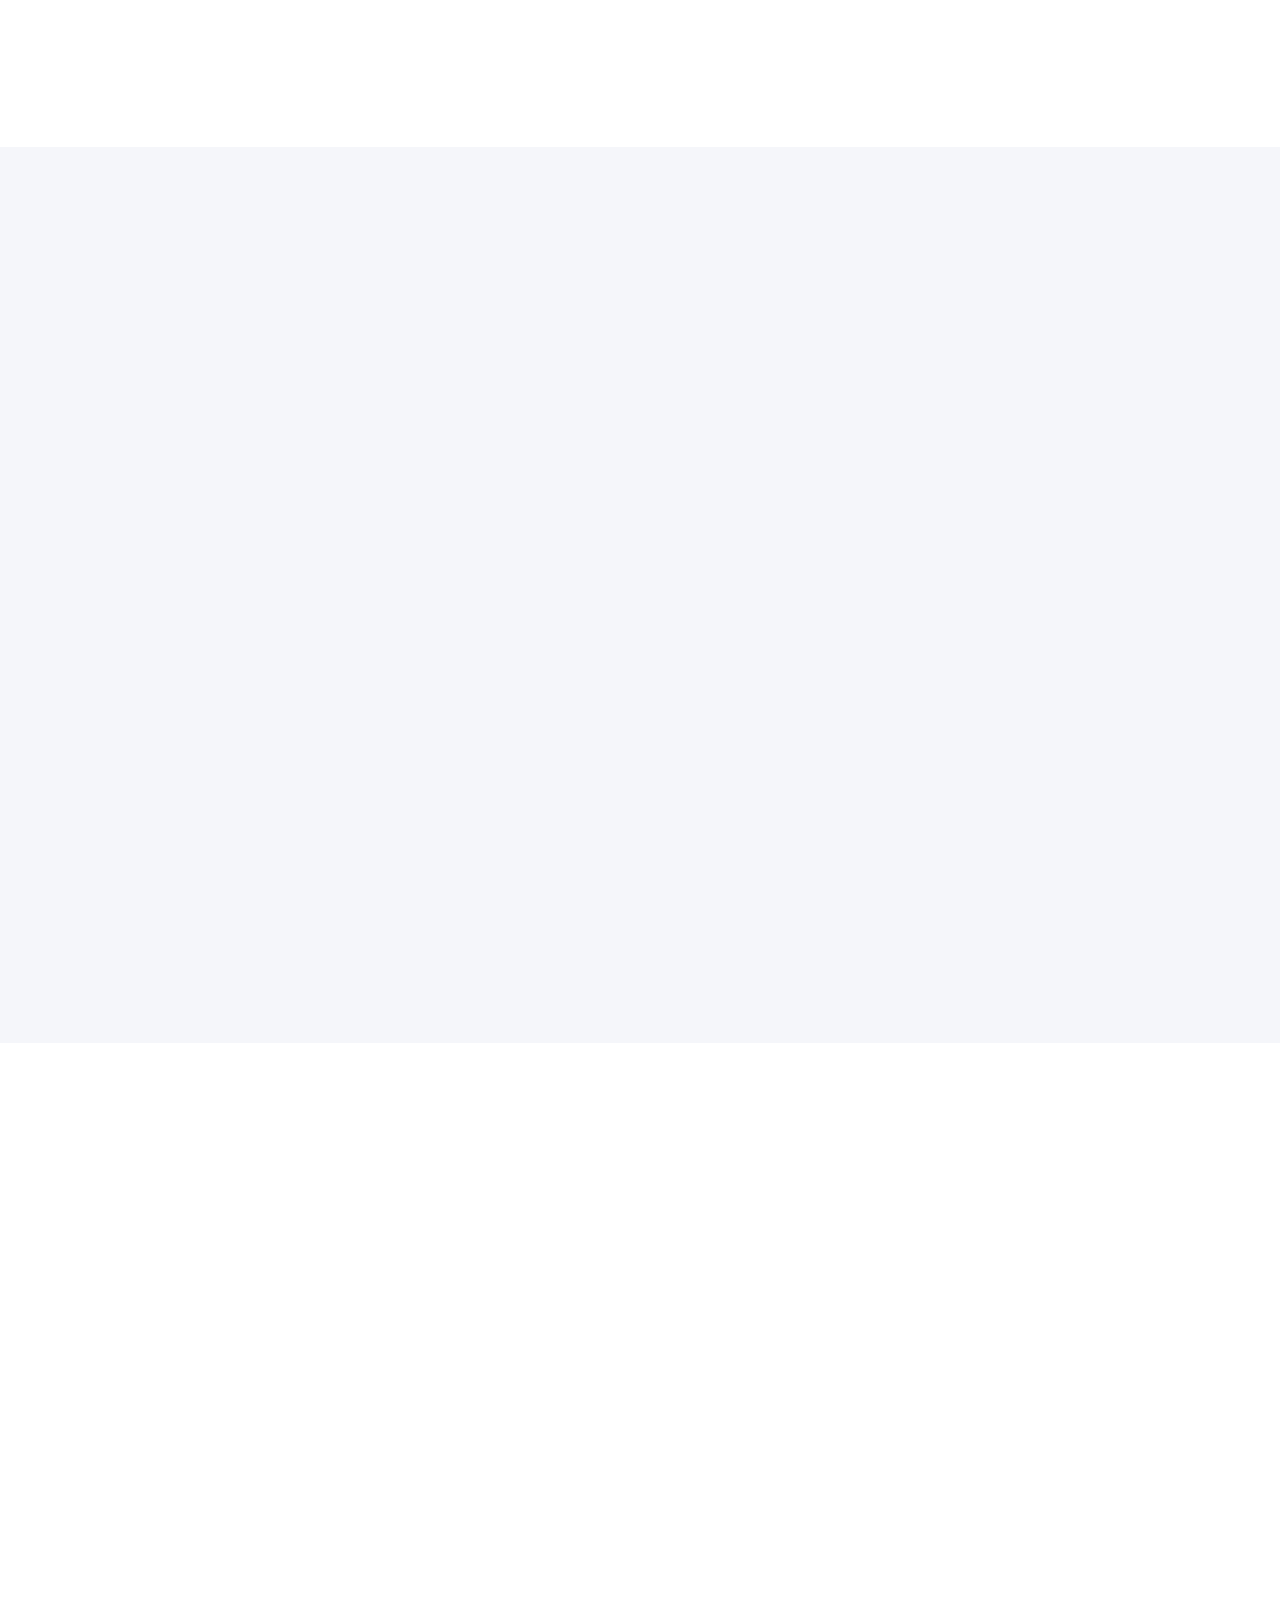
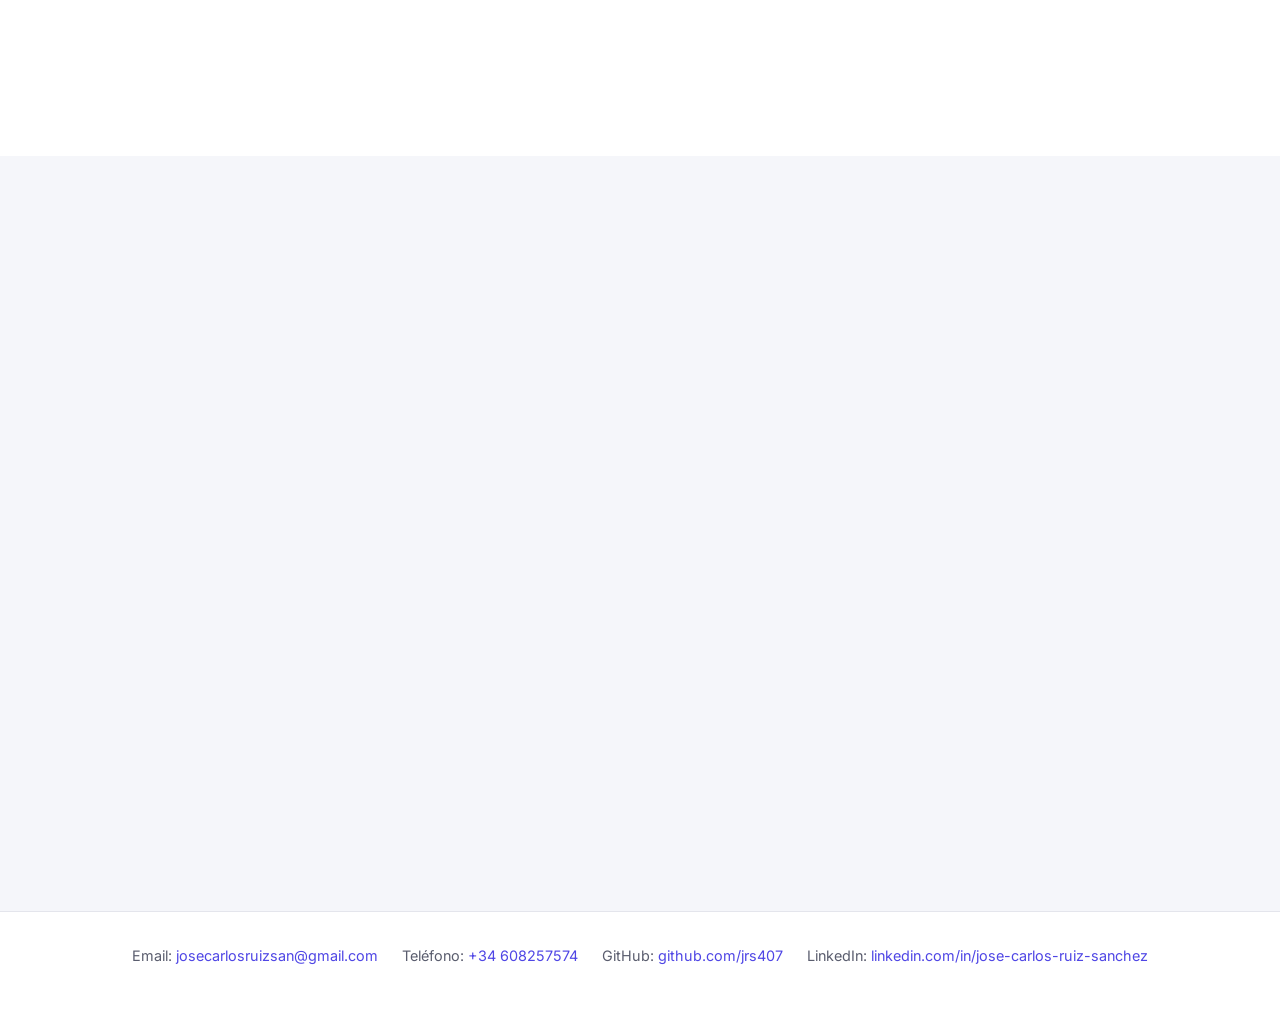
<file: puppyclicker.html>
<!DOCTYPE html>
<html lang="es" data-i18n-title="pc.title">
<head>
  <meta charset="UTF-8" />
  <meta name="viewport" content="width=device-width, initial-scale=1.0" />
  <title>PuppyClicker · José Carlos Ruiz Sánchez</title>
  <meta name="description" content="Detalle del proyecto PuppyClicker de José Carlos Ruiz Sánchez: juego de navegador tipo clicker con cuentas de usuario y progreso guardado, con frontend en React 19 y TypeScript, API REST en Node.js/Express, MySQL, autenticación JWT y despliegue con Docker Compose." />
  <meta name="author" content="José Carlos Ruiz Sánchez" />
  <meta name="keywords" content="PuppyClicker, juego clicker, React 19, TypeScript, Vite, React Router, Node.js, Express, MySQL, JWT, bcrypt, Docker, Docker Compose, REST, José Carlos Ruiz Sánchez" />
  <link rel="canonical" href="https://jrs407.github.io/web-personal/puppyclicker.html" />

  <meta property="og:type" content="website" />
  <meta property="og:title" content="PuppyClicker · José Carlos Ruiz Sánchez" />
  <meta property="og:description" content="PuppyClicker: juego de navegador tipo clicker con React 19, Node.js/Express, MySQL, autenticación JWT y Docker Compose." />
  <meta property="og:url" content="https://jrs407.github.io/web-personal/puppyclicker.html" />
  <meta property="og:image" content="https://jrs407.github.io/web-personal/assets/img/Proyecto/puppyclicker.png" />
  <meta property="og:locale" content="es_ES" />

  <meta name="twitter:card" content="summary_large_image" />
  <meta name="twitter:title" content="PuppyClicker · José Carlos Ruiz Sánchez" />
  <meta name="twitter:description" content="PuppyClicker: juego de navegador tipo clicker con React 19, Node.js/Express, MySQL, autenticación JWT y Docker Compose." />
  <meta name="twitter:image" content="https://jrs407.github.io/web-personal/assets/img/Proyecto/puppyclicker.png" />

  <link rel="icon" href="data:," />
  <link rel="preconnect" href="https://fonts.googleapis.com" />
  <link rel="preconnect" href="https://fonts.gstatic.com" crossorigin />
  <link href="https://fonts.googleapis.com/css2?family=Space+Grotesk:wght@500;700&family=Inter:wght@400;500;600&display=swap" rel="stylesheet" />
  <link rel="stylesheet" href="assets/css/style.css" />
  <link rel="stylesheet" href="assets/css/experiencia.css" />
</head>
<body>
  <a class="skip-link" href="#main" data-i18n="skip">Saltar al contenido</a>

  <header class="site-header">
    <nav class="nav container">
      <a href="index.html" class="logo">JC</a>

      <ul class="nav-links" id="navLinks">
        <li><a href="index.html" data-i18n="nav.about">Sobre mí</a></li>
        <li><a href="proyectos.html" data-i18n="nav.projects">Proyectos</a></li>
        <li><a href="experiencia.html" data-i18n="nav.experience">Experiencia laboral</a></li>
        <li><a href="habilidades.html" data-i18n="nav.skills">Habilidades</a></li>
        <li><a href="formacion.html" data-i18n="nav.education">Formación Académica</a></li>
        <li><a href="contacto.html" data-i18n="nav.contact">Contacto</a></li>
      </ul>

      <div class="nav-actions">
        <button class="theme-toggle" id="themeToggle" data-i18n-label="themeToggle" aria-label="Cambiar tema">🌙</button>
        <button class="language-toggle" id="languageToggle" aria-label="Cambiar idioma">🇬🇧</button>
      </div>

      <button class="nav-toggle" id="navToggle" data-i18n-label="navToggle" aria-label="Abrir menú" aria-expanded="false">
        <span></span><span></span><span></span>
      </button>
    </nav>
  </header>

  <main id="main">
    <section class="exp-hero">
      <div class="container">
        <p class="exp-eyebrow" data-i18n="pc.eyebrow">Proyectos · Detalle del proyecto</p>
        <h1 data-i18n="pc.h1">PuppyClicker</h1>
        <p class="exp-lead" data-i18n="pc.lead">
          Juego de navegador tipo clicker protagonizado por perros. Cada click
          suma puntos, y con ellos se compran razas que producen puntos de forma
          automática y mejoras que multiplican esa producción. Aplicación
          full-stack con frontend en React 19 y TypeScript, API REST en
          Node.js/Express sobre MySQL y despliegue con Docker Compose.
        </p>
        <ul class="exp-tags exp-hero-tags">
          <li>React 19</li>
          <li>TypeScript</li>
          <li>Node.js</li>
          <li>Express</li>
          <li>MySQL</li>
          <li>Docker</li>
        </ul>
        <ul class="exp-detail-toc">
          <li><a href="#contexto" data-i18n="pc.toc.context">Contexto</a></li>
          <li><a href="#descripcion" data-i18n="pc.toc.description">Descripción</a></li>
          <li><a href="#decisiones" data-i18n="pc.toc.decisions">Decisiones técnicas</a></li>
          <li><a href="#arquitectura" data-i18n="pc.toc.architecture">Arquitectura y stack</a></li>
          <li><a href="#balance" data-i18n="pc.toc.balance">Balance</a></li>
        </ul>

        <figure class="exp-hero-media">
          <button type="button" class="exp-hero-zoom" data-i18n-label="zoom.open" aria-label="Ampliar imagen">
            <img src="assets/img/Proyecto/puppyclicker.png" data-i18n-alt="pc.hero.imgAlt" alt="Imagen del proyecto PuppyClicker" draggable="false" />
          </button>
        </figure>
      </div>
    </section>

    <section class="section section-alt" id="contexto">
      <div class="container">
        <h2 class="section-title reveal-left" data-i18n="pc.context.title">Contexto del proyecto</h2>

        <dl class="exp-detail-meta reveal-left">
          <dt data-i18n="pc.context.type.dt">Tipo</dt>
          <dd data-i18n="pc.context.type.dd">Proyecto personal</dd>

          <dt data-i18n="pc.context.period.dt">Periodo</dt>
          <dd data-i18n="pc.context.period.dd">Abril 2025 – Junio 2025</dd>

          <dt data-i18n="pc.context.status.dt">Estado</dt>
          <dd data-i18n="pc.context.status.dd">Finalizado</dd>

          <dt data-i18n="pc.context.stack.dt">Stack principal</dt>
          <dd data-i18n="pc.context.stack.dd">React 19 + Node.js/Express + MySQL, con Docker Compose</dd>

          <dt data-i18n="pc.context.code.dt">Código</dt>
          <dd><a href="https://github.com/jrs407/PuppyClicker" target="_blank" rel="noopener" data-i18n="pc.context.code.dd">github.com/jrs407/PuppyClicker</a></dd>

          <dt data-i18n="pc.context.demo.dt">Demo</dt>
          <dd><a href="https://www.youtube.com/watch?v=3YbztXB0iks" target="_blank" rel="noopener" data-i18n="pc.context.demo.dd">Ver vídeo en YouTube</a></dd>
        </dl>

        <div class="exp-detail-card reveal-left reveal-2">
          <h3 data-i18n="pc.context.origin.h3">Cómo surgió</h3>
          <p data-i18n="pc.context.origin.p">
            Surgió de la idea de hacer un juego sencillo de navegador con las
            tecnologías que ya sabía usar. Tomé como base Cookie Clicker y lo
            llevé a mi terreno con elementos propios, como los perros. La
            inspiración es clara y se nota en todo el estilo visual, que
            personalicé con detalles como el cursor.
          </p>
        </div>

        <div class="exp-detail-card reveal-left reveal-3">
          <h3 data-i18n="pc.context.video.h3">Vídeo de demostración</h3>
          <div class="exp-video">
            <iframe
              src="https://www.youtube-nocookie.com/embed/3YbztXB0iks"
              title="PuppyClicker: vídeo de demostración"
              loading="lazy"
              allow="accelerometer; autoplay; clipboard-write; encrypted-media; gyroscope; picture-in-picture; web-share"
              allowfullscreen
            ></iframe>
          </div>
        </div>
      </div>
    </section>

    <section class="section" id="descripcion">
      <div class="container">
        <h2 class="section-title reveal-left" data-i18n="pc.desc.title">Descripción del proyecto</h2>

        <div class="exp-detail-card reveal-left">
          <h3 data-i18n="pc.desc.what.h3">Qué es</h3>
          <p data-i18n="pc.desc.what.p">
            PuppyClicker es un juego incremental de navegador al estilo de
            Cookie Clicker. El jugador hace click sobre un perro para ganar
            puntos, y cada click muestra una foto de perro aleatoria y una
            pequeña animación. Con los puntos compra razas, que generan puntos
            por segundo de forma automática, y mejoras que duplican los puntos
            por click o la producción de una raza concreta. El progreso se
            guarda por cuenta de usuario en la base de datos, y un panel
            lateral va mostrando curiosidades sobre perros.
          </p>
        </div>

        <div class="exp-detail-card reveal-left reveal-2">
          <h3 data-i18n="pc.desc.includes.h3">Qué incluye</h3>
          <ul>
            <li data-i18n="pc.desc.includes.li1">Mecánicas de juego completas, con 9 razas, del Pug al Shiba, con un precio inicial de 15 a 1.000.000.000 puntos y una producción de 1 a 500.000 puntos por segundo. El precio de cada raza sube un 15 % con cada unidad comprada, y además hay 60 mejoras (6 de click y 6 por raza), cada una de las cuales duplica la producción de su tipo.</li>
            <li data-i18n="pc.desc.includes.li2">API REST en Node.js + Express 5 + TypeScript con 10 endpoints (registro, inicio de sesión, click, compra de razas y mejoras, sincronización de puntos y listados) sobre MySQL 8 con mysql2 y consultas parametrizadas.</li>
            <li data-i18n="pc.desc.includes.li3">Modelo relacional de 7 tablas diseñado en MySQL Workbench, con tablas intermedias para las razas y mejoras de cada usuario. Un script SQL crea el esquema y carga los datos del juego al arrancar el contenedor de la base de datos.</li>
            <li data-i18n="pc.desc.includes.li4">Autenticación con JWT (tokens de 12 horas) y contraseñas con bcrypt. Las rutas del juego exigen token y toman el usuario del propio token, no de lo que envíe el cliente.</li>
            <li data-i18n="pc.desc.includes.li5">La lógica de juego se calcula en el servidor. Precios, multiplicador de click y producción por segundo salen del backend, y cada compra se hace dentro de una transacción con bloqueo de fila.</li>
            <li data-i18n="pc.desc.includes.li6">Frontend en React 19 + TypeScript + Vite + React Router con pantallas de inicio de sesión, registro y juego. Al hacer click aparecen fotos aleatorias de la API pública dog.ceo (como máximo una petición por segundo), y hay animaciones de click, cursores personalizados e iconos para cada raza y mejora.</li>
            <li data-i18n="pc.desc.includes.li7">50 curiosidades sobre perros guardadas en la base de datos, que van rotando en pantalla cada 10 segundos.</li>
            <li data-i18n="pc.desc.includes.li8">Docker Compose con tres servicios (frontend, backend y MySQL) en una red propia, volumen persistente para los datos y recarga en caliente durante el desarrollo.</li>
            <li data-i18n="pc.desc.includes.li9">Trabajo con Git por ramas de funcionalidad (base de datos, endpoints, lógica de backend, clicker, mejoras…) integradas mediante 8 pull requests.</li>
          </ul>
        </div>
      </div>
    </section>

    <section class="section section-alt" id="decisiones">
      <div class="container">
        <h2 class="section-title reveal-left" data-i18n="pc.decisions.title">Decisiones técnicas</h2>

        <div class="exp-detail-card reveal-left">
          <p data-i18n="pc.decisions.p">
            Estas son las decisiones técnicas más relevantes del proyecto y el
            razonamiento detrás de cada una.
          </p>
          <ul>
            <li data-i18n="pc.decisions.li1">El servidor es la fuente de verdad. El cliente solo indica qué quiere hacer (un click, comprar una raza o una mejora) y el backend calcula precios, multiplicadores y puntos, así que un jugador no puede darse puntos modificando las peticiones desde el navegador.</li>
            <li data-i18n="pc.decisions.li2">La producción se calcula por tiempo en el servidor. Cada usuario guarda la marca de tiempo de su última liquidación y el backend suma la producción por cada segundo transcurrido. Entre dos liquidaciones se acumulan como máximo 60 segundos, para que una sesión abandonada no genere horas de producción de golpe, y el contador se reinicia al iniciar sesión, de modo que la producción solo corre mientras se juega.</li>
            <li data-i18n="pc.decisions.li3">Las compras usan transacciones sobre una conexión dedicada con SELECT … FOR UPDATE. Cada compra cobra primero la producción pendiente y bloquea la fila del usuario hasta el COMMIT, de modo que dos compras simultáneas no pueden gastar los mismos puntos.</li>
            <li data-i18n="pc.decisions.li4">Las contraseñas se migran sin intervención del usuario. Las cuentas con el formato de hash antiguo se verifican con una comparación de tiempo constante y se vuelven a cifrar con bcrypt en su primer inicio de sesión, sin obligar a nadie a cambiar la contraseña.</li>
            <li data-i18n="pc.decisions.li5">Los datos del juego viven en la base de datos, no en el código. Razas, mejoras, precios y curiosidades están en tablas MySQL, por lo que ajustar el equilibrio del juego solo requiere cambiar el script SQL, sin tocar el frontend.</li>
            <li data-i18n="pc.decisions.li6">El entorno es reproducible con Docker Compose. El script SQL se monta en el directorio de inicialización de MySQL, así que la base de datos crea el esquema y carga los datos en el primer arranque, y el código se monta como volumen con recarga en caliente en el frontend (Vite) y en el backend (ts-node-dev).</li>
          </ul>
        </div>
      </div>
    </section>

    <section class="section" id="arquitectura">
      <div class="container">
        <h2 class="section-title reveal-left" data-i18n="pc.arch.title">Arquitectura y stack</h2>

        <div class="exp-detail-tech reveal-left">
          <div>
            <h3 data-i18n="pc.arch.frontend.h3">Frontend</h3>
            <ul class="exp-tags">
              <li>React 19</li>
              <li>TypeScript</li>
              <li>Vite</li>
              <li>React Router</li>
            </ul>
          </div>
          <div>
            <h3 data-i18n="pc.arch.backend.h3">Backend</h3>
            <ul class="exp-tags">
              <li>Node.js</li>
              <li>Express</li>
              <li>TypeScript</li>
              <li>MySQL</li>
            </ul>
          </div>
          <div>
            <h3 data-i18n="pc.arch.infra.h3">Infraestructura</h3>
            <ul class="exp-tags">
              <li>Docker</li>
              <li>Docker Compose</li>
              <li>JWT</li>
              <li>bcrypt</li>
            </ul>
          </div>
        </div>

        <div class="exp-detail-card reveal-left">
          <p data-i18n="pc.arch.detail.p">
            La aplicación se levanta con un único docker-compose up, que arranca
            tres contenedores conectados por una red Docker propia, y usa además
            una API externa para las imágenes.
          </p>
          <ul>
            <li data-i18n="pc.arch.detail.li1">El contenedor frontend (puerto 5173) sirve React 19 + Vite, con navegación entre inicio de sesión, registro y juego mediante React Router.</li>
            <li data-i18n="pc.arch.detail.li2">El contenedor backend (puerto 8080) expone la API en Express 5 con TypeScript bajo /api. Un middleware valida el JWT y deja el usuario autenticado en la petición, y la lógica de producción está centralizada en un módulo que comparten los endpoints de click, sincronización y compra.</li>
            <li data-i18n="pc.arch.detail.li3">El contenedor db ejecuta MySQL 8 con volumen persistente, y su script de inicialización crea las 7 tablas (Usuario, Edificios, Edificios_has_Usuario, TipoMejora, Mejoras, Usuario_has_Mejoras y Descripciones) y carga los datos del juego.</li>
            <li data-i18n="pc.arch.detail.li4">Como servicio externo, la API pública dog.ceo proporciona las fotos aleatorias de perros.</li>
          </ul>
        </div>
      </div>
    </section>

    <section class="section section-alt" id="balance">
      <div class="container">
        <h2 class="section-title reveal-left" data-i18n="pc.balance.title">Balance</h2>
        <p class="reveal-left" data-i18n="pc.balance.lead">
          PuppyClicker es un proyecto pequeño y cerrado. Es un juego completo y
          jugable de principio a fin, con cuentas de usuario, progreso guardado
          y la lógica de juego en el servidor, que se levanta con un solo
          comando gracias a Docker Compose.
        </p>

        <div class="exp-detail-card reveal-left">
          <h3 data-i18n="pc.balance.review.h3">Revisión posterior</h3>
          <p data-i18n="pc.balance.review.p">
            Al preparar el proyecto para este portfolio lo revisé y corregí los
            fallos de la versión original. El servidor confiaba en el
            identificador de usuario y en las cantidades de puntos que enviaba el
            cliente, las contraseñas se guardaban con SHA-256 y una sal fija y
            aparecían en los logs, y las transacciones se abrían sobre el pool de
            conexiones, por lo que no garantizaban nada. La corrección añadió
            autenticación con JWT, bcrypt con migración de las cuentas existentes,
            el cálculo de puntos en el servidor y transacciones sobre una conexión
            dedicada.
          </p>
        </div>

        <div class="exp-detail-card reveal-left reveal-2">
          <h3 data-i18n="pc.balance.different.h3">Qué haría distinto</h3>
          <p data-i18n="pc.balance.different.p">
            Aprovecharía para seguir ampliando el juego con nuevas funcionalidades
            como música, efectos de sonido, eventos aleatorios y un sistema de
            reinicio de partida.
          </p>
        </div>

        <a class="exp-back-link reveal-left" href="proyectos.html" data-i18n="pc.balance.back">&#8249; Volver a Proyectos</a>
      </div>
    </section>
  </main>

  <footer class="site-footer">
    <div class="container">
      <ul class="footer-contact">
        <li data-i18n-html="footer.email">Email: <a href="mailto:josecarlosruizsan@gmail.com">josecarlosruizsan@gmail.com</a></li>
        <li data-i18n-html="footer.phone">Teléfono: <a href="tel:+34608257574">+34 608257574</a></li>
        <li>GitHub: <a href="https://github.com/jrs407">github.com/jrs407</a></li>
        <li>LinkedIn: <a href="https://www.linkedin.com/in/jose-carlos-ruiz-sanchez/">linkedin.com/in/jose-carlos-ruiz-sanchez</a></li>
      </ul>
    </div>
  </footer>

  <script src="assets/js/script.js"></script>
  <script src="assets/js/experiencia.js"></script>
</body>
</html>
</file>
<file: assets/css/style.css>
:root {
  --bg: #ffffff;
  --bg-alt: #f5f6fa;
  --text: #1a1b23;
  --text-muted: #5a5d6e;
  --accent: #4f46e5;
  --accent-contrast: #ffffff;
  --border: #e4e5ec;
  --radius: 12px;
  --font-heading: "Space Grotesk", "Segoe UI", sans-serif;
  --font-body: "Inter", "Segoe UI", sans-serif;
  --max-width: 1080px;
}

[data-theme="dark"] {
  --bg: #12131a;
  --bg-alt: #1a1c26;
  --text: #f2f3f7;
  --text-muted: #a3a6b8;
  --accent: #818cf8;
  --accent-contrast: #12131a;
  --border: #2a2d3a;
}

* {
  box-sizing: border-box;
}

html {
  scroll-behavior: smooth;
}

body {
  margin: 0;
  min-height: 100vh;
  display: flex;
  flex-direction: column;
  background: var(--bg);
  color: var(--text);
  font-family: var(--font-body);
  line-height: 1.6;
  transition: background 0.2s ease, color 0.2s ease;
}

#main {
  flex: 1 0 auto;
}

.site-footer {
  flex-shrink: 0;
}

h1, h2, h3 {
  font-family: var(--font-heading);
  line-height: 1.2;
  margin: 0 0 0.5em;
}

p {
  margin: 0 0 1em;
}

a {
  color: inherit;
  text-decoration: none;
}

ul {
  list-style: none;
  margin: 0;
  padding: 0;
}

img {
  max-width: 100%;
  display: block;
}

.container {
  max-width: var(--max-width);
  margin: 0 auto;
  padding: 0 1.5rem;
}

.skip-link {
  position: absolute;
  left: -9999px;
  top: 0;
  background: var(--accent);
  color: var(--accent-contrast);
  padding: 0.75rem 1rem;
  z-index: 100;
}

.skip-link:focus {
  left: 1rem;
  top: 1rem;
}

/* Header */
.site-header {
  position: sticky;
  top: 0;
  background: color-mix(in srgb, var(--bg) 85%, transparent);
  backdrop-filter: blur(8px);
  border-bottom: 1px solid var(--border);
  z-index: 50;
}

.nav {
  display: flex;
  align-items: center;
  justify-content: space-between;
  max-width: none;
  padding: 1.5rem 2.5rem;
  gap: 1rem;
}

.logo {
  font-family: var(--font-heading);
  font-weight: 700;
  font-size: 1.25rem;
}

.logo span {
  color: var(--accent);
}

.nav-links {
  display: flex;
  gap: 1.5rem;
  font-weight: 500;
  margin-right: auto;
}

.nav-links li + li {
  border-left: 1px solid var(--border);
  padding-left: 1.5rem;
}

.nav-actions {
  display: flex;
  align-items: center;
  gap: 0.5rem;
}

.nav-links a {
  color: var(--text-muted);
  transition: color 0.15s ease;
}

.nav-links a:hover,
.nav-links a:focus-visible {
  color: var(--accent);
}

.nav-toggle {
  display: none;
  flex-direction: column;
  gap: 4px;
  background: none;
  border: none;
  cursor: pointer;
  padding: 0.5rem;
  margin-left: auto;
}

.nav-toggle span {
  width: 22px;
  height: 2px;
  background: var(--text);
  transition: transform 0.2s ease, opacity 0.2s ease;
}

.theme-toggle {
  background: none;
  border: 1px solid var(--border);
  border-radius: 999px;
  width: 2.25rem;
  height: 2.25rem;
  cursor: pointer;
  font-size: 1rem;
  line-height: 1;
}

.language-toggle {
  background: none;
  border: 1px solid var(--border);
  border-radius: 999px;
  width: 2.25rem;
  height: 2.25rem;
  cursor: pointer;
  font-size: 1rem;
  line-height: 1;
}

/* Hero */
.hero {
  padding: 1.5rem 1.5rem 5rem;
  text-align: center;
  max-width: 1240px;
}

.hero-intro {
  display: flex;
  align-items: center;
  justify-content: space-between;
  gap: 3rem;
  text-align: left;
  margin: 1.5rem 0 0;
  margin-left: calc(min(0px, calc(50% - 50vw + 5rem)) / 2);
}

/* Columna izquierda: foto, botones y enlaces */
.hero-side {
  flex: 0 1 auto;
  display: flex;
  flex-direction: column;
  align-items: center;
  gap: 1rem;
}

.hero-image {
  width: 280px;
  max-width: 100%;
  border-radius: var(--radius);
  overflow: hidden;
  border: 1px solid var(--border);
  background: var(--bg-alt);
}

.hero-image img {
  width: 100%;
  height: 100%;
  aspect-ratio: 1 / 1;
  object-fit: cover;
}

.hero-copy {
  flex: 1 0 28rem;
}

.hero-intro-title {
  font-size: clamp(1.5rem, 2.5vw, 1.9rem);
  margin-bottom: 0.75rem;
}

.hero-intro-text {
  color: var(--text-muted);
  margin: 0;
  font-size: 1.10rem;
  line-height: 1.65;
  max-width: 80ch;
  text-align: justify;
  text-justify: inter-word;
  hyphens: none;
}

.hero-intro-text + .hero-intro-text {
  margin-top: 1rem;
}

.hero-intro-text a {
  color: var(--accent);
  font-weight: 600;
}

.hero-eyebrow {
  color: var(--accent);
  font-weight: 600;
  letter-spacing: 0.05em;
  text-transform: uppercase;
  font-size: 0.85rem;
}

.hero h1 {
  font-size: clamp(1.9rem, 3.5vw, 2.5rem);
  margin-bottom: 0.25em;
}

.hero-role {
  color: var(--text-muted);
  font-size: 1.15rem;
  font-weight: 500;
  margin-bottom: 0.4rem;
}

.hero-text {
  color: var(--text-muted);
  max-width: 560px;
  margin: 0 auto;
}

.hero-actions {
  display: flex;
  flex-direction: column;
  gap: 1rem;
  align-items: center;
}

.hero-actions-row {
  display: flex;
  gap: 1rem;
  justify-content: center;
  flex-wrap: wrap;
}

.btn {
  display: inline-block;
  padding: 0.75rem 1.5rem;
  border-radius: var(--radius);
  font-weight: 600;
  white-space: nowrap;
  transition: transform 0.15s ease, opacity 0.15s ease;
}

.btn:hover {
  transform: translateY(-2px);
}

.btn-primary {
  background: var(--accent);
  color: var(--accent-contrast);
}

.btn-ghost {
  border: 1px solid var(--border);
}

.hero-social {
  display: flex;
  gap: 1.5rem;
  justify-content: center;
  color: var(--text-muted);
  font-weight: 500;
}

.hero-social a:hover {
  color: var(--accent);
}

/* Sections */
.section {
  padding: 5rem 0;
}

#projects {
  padding-top: 11rem;
}

.reveal-left {
  opacity: 0;
  transform: translateX(-60px);
  transition: opacity 1.4s ease, transform 1.6s cubic-bezier(0.22, 1, 0.36, 1);
}

.reveal-left.is-visible {
  opacity: 1;
  transform: none;
}

.reveal-left.is-exit {
  opacity: 0;
  transform: translateX(60px);
}

.reveal-left.reveal-2 {
  transition-delay: 0.12s;
}

.reveal-left.reveal-3 {
  transition-delay: 0.24s;
}

@media (prefers-reduced-motion: reduce) {
  .reveal-left {
    opacity: 1;
    transform: none;
    transition: none;
  }

  .reveal-left.reveal-2,
  .reveal-left.reveal-3 {
    transition-delay: 0s;
  }
}

.section-alt {
  background: var(--bg-alt);
}

.section-title {
  font-size: clamp(1.75rem, 4vw, 2.25rem);
  margin-bottom: 2rem;
  text-align: center;
}

.about-content p {
  color: var(--text-muted);
  max-width: 680px;
}

.section-placeholder {
  color: var(--text-muted);
  max-width: 680px;
  margin-top: 1rem;
  font-size: 1.05rem;
  line-height: 1.7;
}

/* Projects */
.projects-grid {
  display: grid;
  grid-template-columns: repeat(auto-fit, minmax(280px, 1fr));
  gap: 1.5rem;
}

.project-card {
  border: 1px solid var(--border);
  border-radius: var(--radius);
  overflow: hidden;
  background: var(--bg);
  display: flex;
  flex-direction: column;
}

.project-thumb {
  aspect-ratio: 16 / 9;
  background: linear-gradient(135deg, var(--accent), var(--bg-alt));
  opacity: 0.35;
}

.project-body {
  padding: 1.5rem;
}

.project-body h3 {
  font-size: 1.1rem;
}

.project-body p {
  color: var(--text-muted);
  font-size: 0.95rem;
}

.project-tags {
  display: flex;
  gap: 0.5rem;
  flex-wrap: wrap;
  margin-bottom: 1rem;
}

.project-tags span {
  font-size: 0.75rem;
  font-weight: 600;
  color: var(--accent);
  background: color-mix(in srgb, var(--accent) 12%, transparent);
  padding: 0.25rem 0.6rem;
  border-radius: 999px;
}

.project-links {
  display: flex;
  gap: 1rem;
  font-weight: 600;
}

.project-links a {
  color: var(--accent);
}

.projects-panel {
  background: var(--bg-alt);
  border-top: 1px solid var(--border);
  border-bottom: 1px solid var(--border);
  padding: 3.5rem 1.5rem;
  overflow: hidden;
}

.projects-panel-inner {
  max-width: 2000px;
  margin: 0 auto;
}

.projects-panel-inner .section-title {
  margin-bottom: 2.5rem;
}

/* Carrusel */
.carousel {
  display: flex;
  align-items: center;
  gap: 1.5rem;
}

.carousel-viewport {
  overflow: hidden;
  flex: 1;
  cursor: grab;
  user-select: none;
  -webkit-user-select: none;
  -webkit-mask-image: linear-gradient(
    to right,
    transparent 0,
    #000 4.5rem,
    #000 calc(100% - 4.5rem),
    transparent 100%
  );
  mask-image: linear-gradient(
    to right,
    transparent 0,
    #000 4.5rem,
    #000 calc(100% - 4.5rem),
    transparent 100%
  );
}

.carousel-viewport.is-dragging {
  cursor: grabbing;
}

.carousel-track {
  display: flex;
  gap: 1.75rem;
  padding: 0.75rem 0;
  transition: transform 0.45s cubic-bezier(0.22, 1, 0.36, 1);
}

.carousel-track.no-transition {
  transition: none;
}

.carousel-slide {
  flex: 0 0 calc((100% - 13rem) / 3);
  text-align: center;
  filter: blur(6px);
  opacity: 0.45;
  transition: filter 0.4s ease, opacity 0.4s ease;
}

.carousel-slide.is-active {
  filter: none;
  opacity: 1;
}

.carousel-link {
  display: block;
  border-radius: var(--radius);
  border: 1px solid var(--border);
  overflow: hidden;
  background: var(--bg);
  transition: transform 0.3s ease, box-shadow 0.3s ease;
}

.carousel-img {
  width: 100%;
  aspect-ratio: 3 / 2;
  object-fit: cover;
  background: var(--bg);
  -webkit-user-drag: none;
}

.carousel-slide.is-active .carousel-link {
  cursor: pointer;
}

.carousel-slide.is-active .carousel-link:hover,
.carousel-slide.is-active .carousel-link:focus-visible {
  position: relative;
  z-index: 2;
  transform: scale(1.06);
  box-shadow: 0 14px 34px rgba(0, 0, 0, 0.28);
}

.carousel-viewport.is-dragging .carousel-link {
  transform: none;
}

.carousel-caption {
  margin: 1.1rem 0 0;
  font-size: 1.2rem;
}

.carousel-slide:not(.is-active) .carousel-caption {
  visibility: hidden;
}

.carousel-cta {
  margin-top: 2.5rem;
  text-align: center;
}

.carousel-arrow {
  flex: 0 0 auto;
  width: 2.75rem;
  height: 2.75rem;
  display: flex;
  align-items: center;
  justify-content: center;
  font-size: 1.5rem;
  line-height: 1;
  color: var(--text);
  background: var(--bg);
  border: 1px solid var(--border);
  border-radius: 999px;
  cursor: pointer;
  transition: color 0.15s ease, border-color 0.15s ease, transform 0.15s ease,
    opacity 0.15s ease;
}

.carousel-arrow:hover:not(:disabled),
.carousel-arrow:focus-visible {
  color: var(--accent);
  border-color: var(--accent);
  transform: translateY(-2px);
}

.carousel-arrow:disabled {
  opacity: 0.35;
  cursor: default;
}

/* Carrusel compacto: 6 visibles a la vez, ocupando casi todo el ancho */
#skills {
  border-top: 1px solid var(--border);
}

#skills .container {
  overflow: hidden;
  max-width: 1760px;
}

.carousel--compact {
  gap: 2.25rem;
}

.carousel--compact .carousel-viewport {
  -webkit-mask-image: none;
  mask-image: none;
}

.carousel--compact .carousel-track {
  gap: 1.25rem;
}

.carousel--compact .carousel-slide {
  flex: 0 0 calc((100% - 18rem) / 6);
}

.carousel--compact .carousel-img {
  aspect-ratio: 1 / 1;
}

.carousel--compact .carousel-slide.is-active .carousel-link {
  cursor: grab;
}

.carousel--compact .carousel-viewport.is-dragging .carousel-link {
  cursor: grabbing;
}

.carousel--compact .carousel-caption {
  margin-top: 1rem;
  font-size: 1.1rem;
}

@media (max-width: 720px) {
  .projects-panel {
    padding: 1.75rem 1rem;
  }

  .carousel--compact .carousel-slide {
    flex-basis: 46%;
  }

  .carousel {
    gap: 0.5rem;
  }

  .carousel-track {
    gap: 1rem;
  }

  .carousel-viewport {
    -webkit-mask-image: linear-gradient(
      to right,
      transparent 0,
      #000 2rem,
      #000 calc(100% - 2rem),
      transparent 100%
    );
    mask-image: linear-gradient(
      to right,
      transparent 0,
      #000 2rem,
      #000 calc(100% - 2rem),
      transparent 100%
    );
  }

  .carousel-slide {
    flex-basis: 82%;
  }

  .carousel-arrow {
    width: 2.25rem;
    height: 2.25rem;
    font-size: 1.25rem;
  }
}

#experience {
  padding: 0;
}

.experience-panel {
  background: var(--bg);
  padding: 0 1.5rem 3.5rem;
  overflow: hidden;
}

.experience-panel-inner {
  max-width: 2000px;
  margin: 0 auto;
}

.experience-panel-inner .section-title {
  margin-bottom: 2.5rem;
}

@media (max-width: 720px) {
  .experience-panel {
    padding: 0 1rem 1.75rem;
  }
}

/* Experience */
.experience-grid {
  display: grid;
  grid-template-columns: repeat(auto-fit, minmax(280px, 1fr));
  gap: 1.5rem;
}

.experience-card {
  border: 1px solid var(--border);
  border-radius: var(--radius);
  overflow: hidden;
  background: var(--bg);
  display: flex;
  flex-direction: column;
}

.experience-thumb {
  aspect-ratio: 16 / 9;
  background: linear-gradient(135deg, var(--accent), var(--bg-alt));
  opacity: 0.35;
}

.experience-body {
  padding: 1.5rem;
}

.experience-body h3 {
  font-size: 1.1rem;
}

.experience-body p {
  color: var(--text-muted);
  font-size: 0.95rem;
}

.experience-tags {
  display: flex;
  gap: 0.5rem;
  flex-wrap: wrap;
  margin-bottom: 1rem;
}

.experience-tags span {
  font-size: 0.75rem;
  font-weight: 600;
  color: var(--accent);
  background: color-mix(in srgb, var(--accent) 12%, transparent);
  padding: 0.25rem 0.6rem;
  border-radius: 999px;
}

.experience-links {
  display: flex;
  gap: 1rem;
  font-weight: 600;
}

.experience-links a {
  color: var(--accent);
}

/* Footer */
.site-footer {
  border-top: 1px solid var(--border);
  padding: 2rem 0;
  text-align: center;
  color: var(--text-muted);
  font-size: 0.9rem;
}

.footer-contact {
  display: flex;
  flex-wrap: wrap;
  gap: 0.5rem 1.5rem;
  justify-content: center;
  margin-bottom: 1rem;
}

.footer-contact a {
  color: var(--accent);
}

/* Responsive nav */
@media (max-width: 720px) {
  .nav-toggle {
    display: flex;
    margin-left: 0;
  }

  .nav-actions {
    margin-left: auto;
  }

  .nav-links {
    position: absolute;
    top: 100%;
    left: 0;
    right: 0;
    background: var(--bg);
    border-bottom: 1px solid var(--border);
    flex-direction: column;
    padding: 1.5rem;
    gap: 1.25rem;
    display: none;
  }

  .nav-links.open {
    display: flex;
  }

  .nav-links li + li {
    border-left: none;
    padding-left: 0;
  }

  .hero-intro {
    flex-direction: column;
    text-align: center;
    gap: 1.5rem;
    margin: 2.5rem 0;
  }

  /* En móvil el texto va entre la foto y los botones */
  .hero-side {
    display: contents;
  }

  .hero-image {
    width: 100%;
  }

  .hero-copy {
    flex: none;
    order: 1;
  }

  .hero-actions {
    order: 2;
    width: 100%;
    margin-top: 0.5rem;
  }

  .hero-social {
    order: 3;
    width: 100%;
  }
}
</file>
<file: assets/css/experiencia.css>
#cronologia {
  overflow: hidden;
}

.exp-hero {
  padding: 3rem 0 1rem;
  text-align: center;
}

.exp-hero h1 {
  font-size: clamp(1.9rem, 4vw, 2.75rem);
  margin-bottom: 1rem;
}

.exp-eyebrow {
  color: var(--accent);
  font-weight: 600;
  letter-spacing: 0.05em;
  text-transform: uppercase;
  font-size: 0.85rem;
  margin-bottom: 0.5rem;
}

.exp-lead {
  color: var(--text-muted);
  max-width: 70ch;
  font-size: 1.05rem;
  margin: 0 auto;
}

.exp-section-desc {
  color: var(--text-muted);
  max-width: 70ch;
  margin: -1rem auto 2rem;
  text-align: center;
}

.exp-toolbar {
  display: flex;
  flex-wrap: wrap;
  gap: 1rem;
  max-width: 760px;
  margin: 0 auto 2.5rem;
}

.exp-field {
  display: flex;
  flex-direction: column;
  gap: 0.35rem;
}

.exp-field--search {
  flex: 1 1 240px;
}

.exp-field--sort {
  flex: 0 1 220px;
}

.exp-field label {
  font-size: 0.72rem;
  font-weight: 700;
  letter-spacing: 0.05em;
  text-transform: uppercase;
  color: var(--text-muted);
}

.exp-field input,
.exp-field select {
  width: 100%;
  font: inherit;
  color: var(--text);
  background: var(--bg);
  border: 1px solid var(--border);
  border-radius: var(--radius);
  padding: 0.55rem 0.75rem;
  transition: border-color 0.15s ease, box-shadow 0.15s ease;
}

.exp-field input:focus-visible,
.exp-field select:focus-visible {
  outline: none;
  border-color: var(--accent);
  box-shadow: 0 0 0 3px color-mix(in srgb, var(--accent) 25%, transparent);
}

.exp-timeline {
  position: relative;
  max-width: 760px;
  margin: 0 auto;
  padding: 0 0 0 52px;
  list-style: none;
}

.exp-timeline::before {
  content: "";
  position: absolute;
  top: 0.4rem;
  bottom: 0.4rem;
  left: 24px;
  width: 2px;
  background: var(--border);
}

.exp-entry {
  position: relative;
  padding-bottom: 1.5rem;
}

.exp-entry:last-child {
  padding-bottom: 0;
}

.exp-entry[hidden] {
  display: none;
}

.exp-entry-marker {
  position: absolute;
  left: -33px;
  top: 0.4rem;
  width: 12px;
  height: 12px;
  border-radius: 50%;
  background: var(--accent);
  border: 2px solid var(--bg);
  box-shadow: 0 0 0 2px var(--accent);
}

.exp-entry-card {
  border: 1px solid var(--border);
  border-left: 3px solid var(--accent);
  border-radius: var(--radius);
  background: var(--bg);
  padding: 1.5rem 1.75rem;
}

.exp-entry-media {
  display: block;
  border-radius: var(--radius);
  overflow: hidden;
  border: 1px solid var(--border);
  margin-bottom: 1.5rem;
}

.exp-entry-media img {
  display: block;
  width: 100%;
  aspect-ratio: 16 / 9;
  object-fit: cover;
}

.exp-period {
  font-size: 0.72rem;
  font-weight: 700;
  letter-spacing: 0.05em;
  text-transform: uppercase;
  color: var(--accent);
  margin-bottom: 0.35rem;
}

.exp-entry-body h3 {
  font-size: 1.15rem;
  margin-bottom: 0.25rem;
}

.exp-place {
  font-size: 0.85rem;
  color: var(--text-muted);
  margin-bottom: 0.75rem;
}

.exp-summary {
  color: var(--text-muted);
  font-size: 0.95rem;
  margin-bottom: 0.75rem;
}

.exp-points {
  margin: 0 0 1.25rem;
  padding-left: 1.1rem;
  color: var(--text-muted);
  font-size: 0.95rem;
}

.exp-points li {
  margin-bottom: 0.4rem;
}

.exp-points li:last-child {
  margin-bottom: 0;
}

.exp-tags {
  display: flex;
  flex-wrap: wrap;
  gap: 0.5rem;
  margin: 0.25rem 0 1.25rem;
}

.exp-tags li {
  font-size: 0.75rem;
  font-weight: 600;
  color: var(--accent);
  background: color-mix(in srgb, var(--accent) 12%, transparent);
  padding: 0.25rem 0.6rem;
  border-radius: 999px;
}

.exp-item-cta {
  align-self: start;
}

.exp-empty {
  max-width: 760px;
  margin: 0 auto;
  text-align: center;
  color: var(--text-muted);
  font-size: 0.95rem;
  padding: 1.5rem 0;
}

.exp-back-link {
  display: inline-block;
  margin-top: 2rem;
  font-weight: 600;
  color: var(--accent);
}

.exp-detail-toc {
  display: flex;
  flex-wrap: wrap;
  justify-content: center;
  gap: 0.75rem;
  margin-top: 1.75rem;
}

.exp-detail-toc a {
  display: inline-block;
  font-size: 0.9rem;
  font-weight: 600;
  color: var(--accent);
  border: 1px solid var(--border);
  border-radius: 999px;
  padding: 0.4rem 0.95rem;
  transition: border-color 0.15s ease, transform 0.15s ease;
}

.exp-detail-toc a:hover,
.exp-detail-toc a:focus-visible {
  border-color: var(--accent);
  transform: translateY(-2px);
}

.exp-hero-tags {
  justify-content: center;
  max-width: 640px;
  margin: 1.25rem auto 0;
}

.exp-hero-media {
  max-width: 820px;
  margin: 2.5rem auto 0;
  border-radius: var(--radius);
  overflow: hidden;
  border: 1px solid var(--border);
}

.exp-hero-media img {
  display: block;
  width: 100%;
  aspect-ratio: 16 / 9;
  object-fit: cover;
}

.exp-detail-meta {
  display: grid;
  grid-template-columns: max-content 1fr;
  gap: 0.4rem 1.5rem;
  max-width: 760px;
  margin: 0 auto 1.75rem;
  font-size: 0.95rem;
}

.exp-detail-tech {
  display: grid;
  grid-template-columns: repeat(auto-fit, minmax(200px, 1fr));
  gap: 1.25rem 2rem;
  max-width: 760px;
  margin: 0 auto 2rem;
}

.exp-detail-tech h3 {
  font-size: 0.9rem;
  text-transform: uppercase;
  letter-spacing: 0.04em;
  color: var(--text-muted);
  margin-bottom: 0.6rem;
}

.exp-detail-tech .exp-tags {
  margin: 0;
}

.exp-detail-meta dt {
  font-weight: 700;
  color: var(--text);
}

.exp-detail-meta dd {
  margin: 0;
  color: var(--text-muted);
}

.exp-detail-card {
  border: 1px solid var(--border);
  border-left: 3px solid var(--accent);
  border-radius: var(--radius);
  background: var(--bg);
  padding: 1.75rem;
  max-width: 760px;
  margin: 0 auto;
}

.exp-detail-card + .exp-detail-card {
  margin-top: 1.5rem;
}

.exp-detail-card h3 {
  font-size: 1.15rem;
  margin-bottom: 0.5rem;
}

.exp-detail-card p {
  color: var(--text-muted);
  font-size: 0.95rem;
  margin: 0 0 0.75rem;
}

.exp-detail-card p:last-child {
  margin-bottom: 0;
}

.exp-detail-card ul {
  margin: 0.25rem 0 0;
  padding-left: 1.1rem;
  color: var(--text-muted);
  font-size: 0.95rem;
}

.exp-detail-card li {
  margin-bottom: 0.4rem;
}

.exp-video {
  position: relative;
  width: 100%;
  aspect-ratio: 16 / 9;
  border-radius: var(--radius);
  overflow: hidden;
  margin-top: 0.75rem;
}

.exp-video iframe {
  position: absolute;
  inset: 0;
  width: 100%;
  height: 100%;
  border: 0;
}

.exp-detail-card li:last-child {
  margin-bottom: 0;
}

.exp-downloads {
  display: flex;
  flex-wrap: wrap;
  gap: 0.75rem;
  margin-top: 1rem;
}

.exp-downloads .btn {
  white-space: normal;
  text-align: center;
}

@media (max-width: 720px) {
  .exp-field--sort {
    flex-basis: 100%;
  }

  .exp-entry-card {
    padding: 1.5rem;
  }

  .exp-detail-card {
    padding: 1.5rem;
  }

  .exp-detail-meta {
    grid-template-columns: 1fr;
    gap: 0.15rem;
  }

  .exp-detail-meta dd {
    margin-bottom: 0.65rem;
  }
}

.exp-hero-zoom {
  display: block;
  width: 100%;
  padding: 0;
  border: 0;
  background: none;
  cursor: zoom-in;
}

.exp-hero-zoom:focus-visible {
  outline: 3px solid var(--accent);
  outline-offset: -3px;
}

.lightbox {
  max-width: none;
  max-height: none;
  padding: 0;
  border: 0;
  background: transparent;
  overflow: visible;
  cursor: zoom-out;
}

.lightbox::backdrop {
  background: rgba(0, 0, 0, 0.85);
}

.lightbox img {
  display: block;
  max-width: calc(100vw - 2rem);
  max-height: calc(100vh - 5rem);
  border-radius: var(--radius);
}

.lightbox-close {
  position: fixed;
  top: 1rem;
  right: 1rem;
  width: 2.75rem;
  height: 2.75rem;
  border: 0;
  border-radius: 50%;
  background: rgba(255, 255, 255, 0.15);
  color: #fff;
  font-size: 1.75rem;
  line-height: 1;
  cursor: pointer;
}

.lightbox-close:hover,
.lightbox-close:focus-visible {
  background: rgba(255, 255, 255, 0.3);
}

html:has(.lightbox[open]) {
  overflow: hidden;
}
</file>
